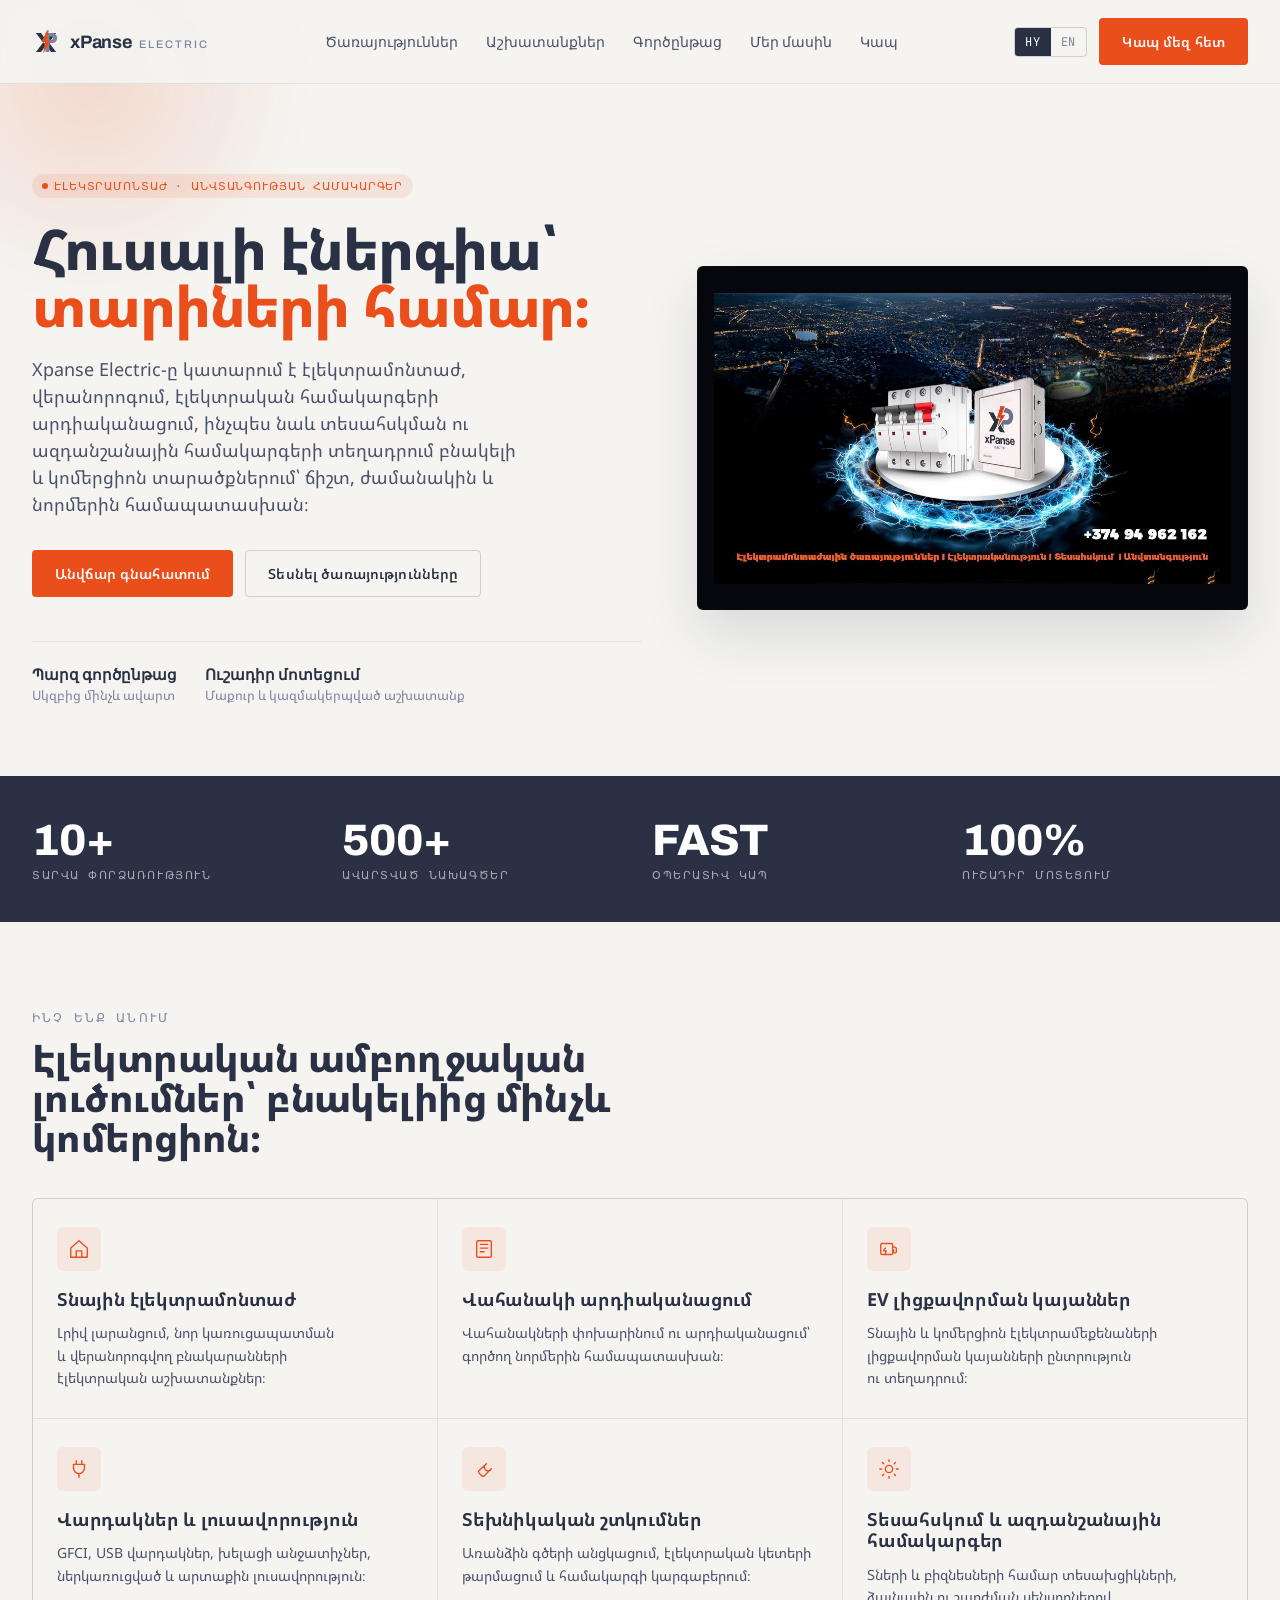
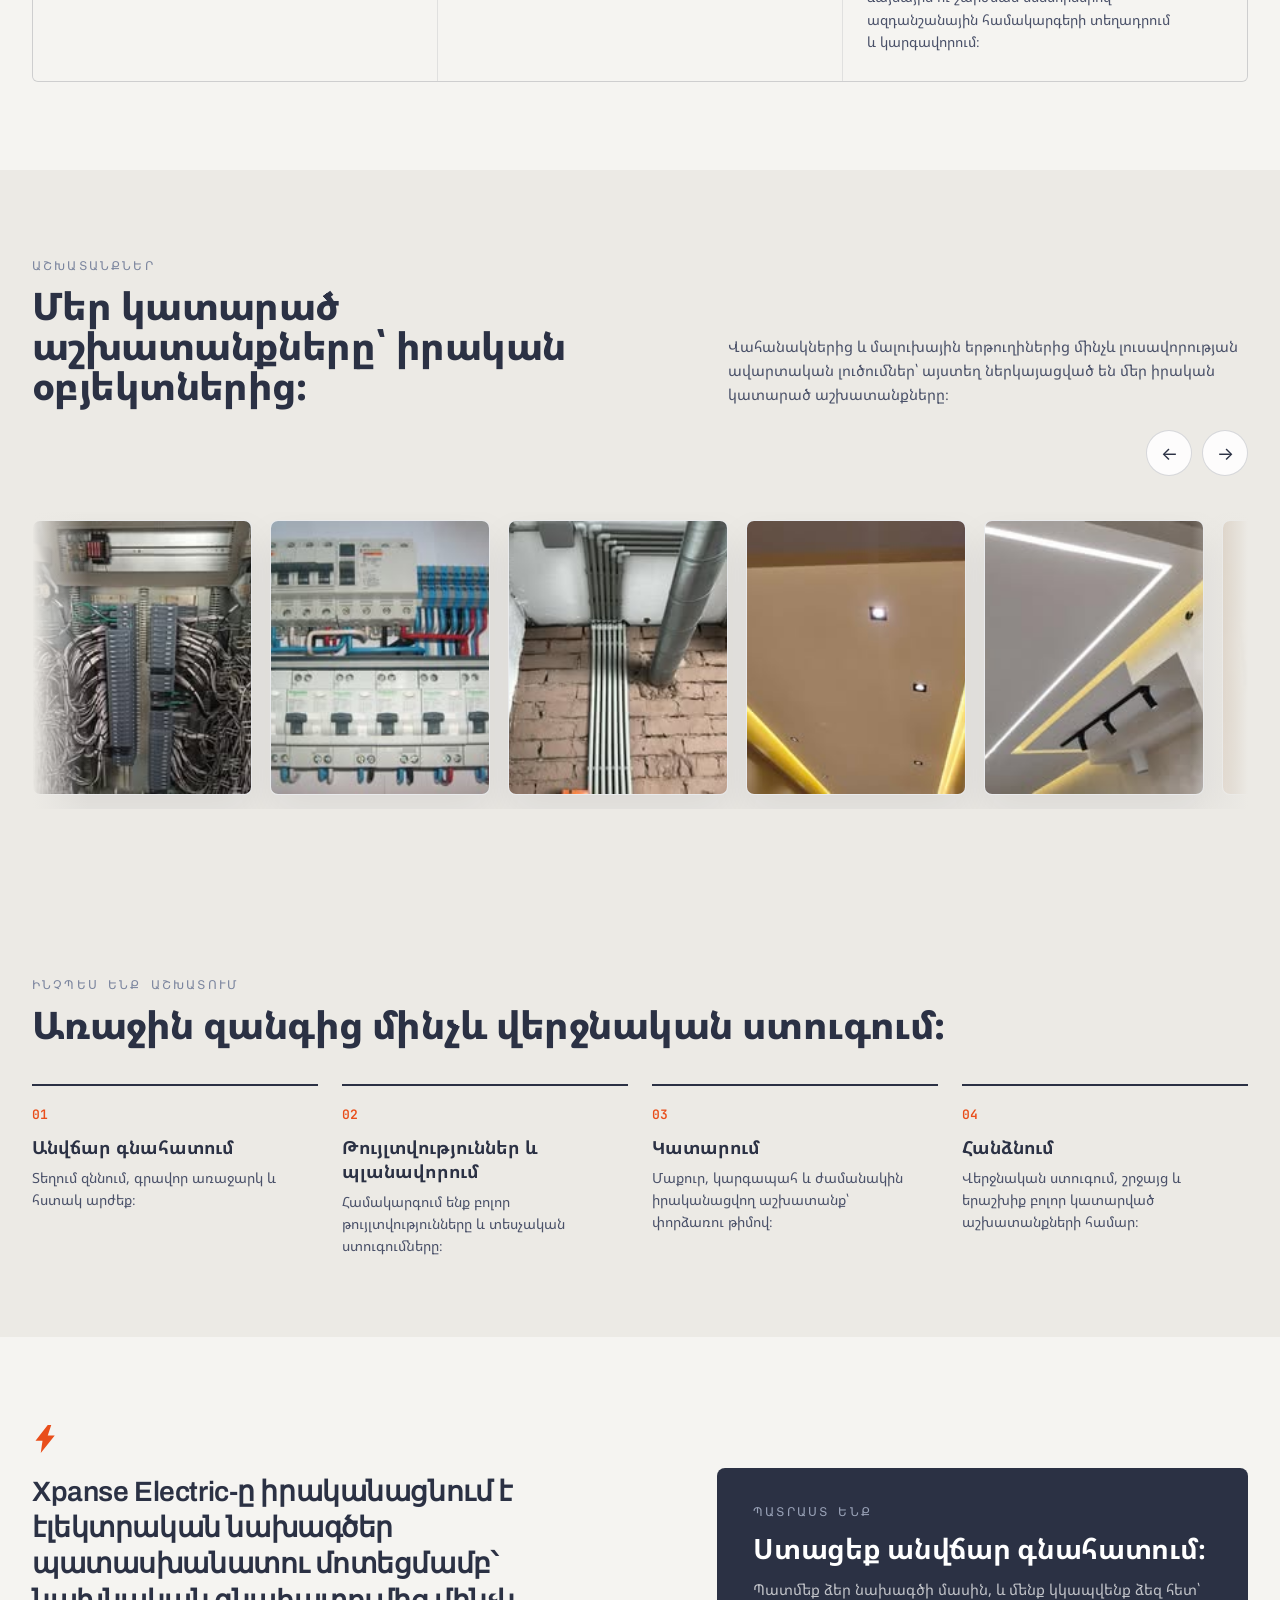
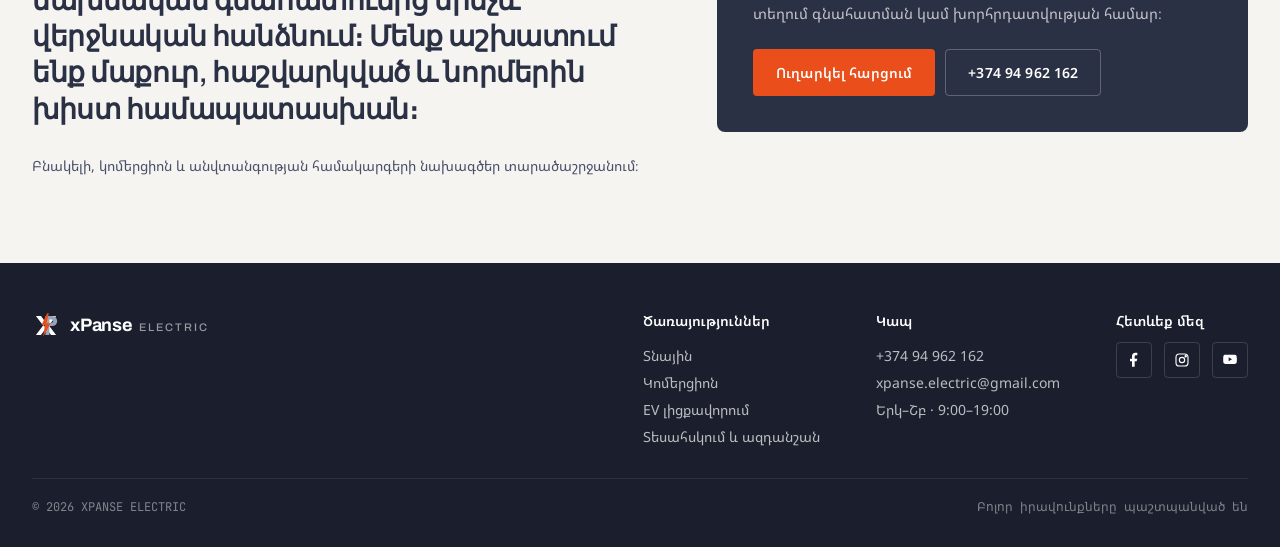
<file: docs/index.html>
<!doctype html>
<html lang="hy">
<head>
  <meta charset="utf-8"/>
  <title data-i18n data-hy="xPanse Electric — Էլեկտրամոնտաժային ծառայություններ" data-en="xPanse Electric — Electrical Installation Services">xPanse Electric — Էլեկտրամոնտաժային ծառայություններ</title>
  <meta name="viewport" content="width=device-width,initial-scale=1"/>
  <meta name="description" data-i18n data-hy="Xpanse Electric — էլեկտրամոնտաժային ծառայություններ բնակելի և կոմերցիոն տարածքների, EV լիցքավորման, տեսահսկման և ազդանշանային համակարգերի համար։" data-en="Xpanse Electric — electrical services for residential and commercial spaces, EV charging, CCTV, and alarm systems." content="Xpanse Electric — էլեկտրամոնտաժային ծառայություններ բնակելի և կոմերցիոն տարածքների, EV լիցքավորման, տեսահսկման և ազդանշանային համակարգերի համար։"/>
  <link rel="preconnect" href="https://fonts.googleapis.com"/>
  <link rel="preconnect" href="https://fonts.gstatic.com" crossorigin/>
  <link href="https://fonts.googleapis.com/css2?family=Archivo:wght@500;600;700;800&family=Inter:wght@400;500;600&family=JetBrains+Mono:wght@400;500;600&family=Noto+Sans+Armenian:wght@400;500;600;700;800&display=swap" rel="stylesheet"/>
  <link rel="icon" type="image/jpeg" href="assets/xpanse-logo.jpg"/>
  <link rel="stylesheet" href="styles.css"/>
</head>
<body data-lang="hy">

  <!-- ───── Header ───── -->
  <header class="site-header">
    <a class="xp-logo" href="#top">
      <svg viewBox="0 0 100 100" width="28" height="28" aria-hidden="true">
        <path d="M14 18 L32 18 L50 42 L41 54 L14 18 Z M68 18 L86 18 L59 54 L50 42 L68 18 Z M14 86 L32 86 L50 62 L41 50 L14 86 Z M50 62 L59 50 L86 86 L68 86 Z" fill="#2B3144"/>
        <path d="M55 18 L72 18 a18 18 0 0 1 0 36 L62 54 L62 86 L48 86 L48 18 Z M62 30 L62 42 L70 42 a6 6 0 0 0 0 -12 Z" fill="#7B859E"/>
        <path d="M54 8 L34 50 L46 50 L40 92 L66 44 L52 44 L60 8 Z" fill="#E94E1B"/>
      </svg>
      <span class="word">xPanse<em>Electric</em></span>
    </a>
    <nav>
      <a href="#services" data-i18n data-hy="Ծառայություններ" data-en="Services">Ծառայություններ</a>
      <a href="#work"     data-i18n data-hy="Աշխատանքներ" data-en="Our work">Աշխատանքներ</a>
      <a href="#process"  data-i18n data-hy="Գործընթաց" data-en="Process">Գործընթաց</a>
      <a href="#about"    data-i18n data-hy="Մեր մասին" data-en="About">Մեր մասին</a>
      <a href="#contact"  data-i18n data-hy="Կապ" data-en="Contact">Կապ</a>
    </nav>
    <div class="right">
      <div class="lang-switch">
        <button data-lang="hy" class="active">HY</button>
        <button data-lang="en">EN</button>
      </div>
      <a class="btn btn-primary" href="https://mail.google.com/mail/?view=cm&amp;fs=1&amp;tf=1&amp;to=xpanse.electric@gmail.com" target="_blank" rel="noopener" data-i18n data-hy="Կապ մեզ հետ" data-en="Contact us">Կապ մեզ հետ</a>
    </div>
  </header>

  <!-- ───── Hero ───── -->
  <section id="top" class="hero-section" style="padding: 88px 0 72px;">
    <div class="wrap hero-grid" style="display: grid; grid-template-columns: 1.05fr 0.95fr; gap: 56px; align-items: center;">
      <div>
        <span class="tag"><span class="dot"></span><span data-i18n data-hy="Էլեկտրամոնտաժ · Անվտանգության համակարգեր" data-en="Electrical · Security systems">Էլեկտրամոնտաժ · Անվտանգության համակարգեր</span></span>
        <h1 class="h1" style="margin-top: 22px;">
          <span data-i18n data-hy="Հուսալի էներգիա՝" data-en="Reliable power,">Հուսալի էներգիա՝</span><br/>
          <span style="color: var(--xp-orange);" data-i18n data-hy="տարիների համար։" data-en="built for years.">տարիների համար։</span>
        </h1>
        <p class="lead" style="margin-top: 22px; max-width: 560px;"
           data-i18n
           data-hy="Xpanse Electric-ը կատարում է էլեկտրամոնտաժ, վերանորոգում, էլեկտրական համակարգերի արդիականացում, ինչպես նաև տեսահսկման ու ազդանշանային համակարգերի տեղադրում բնակելի և կոմերցիոն տարածքներում՝ ճիշտ, ժամանակին և նորմերին համապատասխան։"
           data-en="Xpanse Electric provides electrical installation, repair, electrical-system upgrades, as well as CCTV and alarm-system installation for residential and commercial properties in the region — done right, on time, and to code.">
          Xpanse Electric-ը կատարում է էլեկտրամոնտաժ, վերանորոգում, էլեկտրական համակարգերի արդիականացում, ինչպես նաև տեսահսկման ու ազդանշանային համակարգերի տեղադրում բնակելի և կոմերցիոն տարածքներում՝ ճիշտ, ժամանակին և նորմերին համապատասխան։
        </p>
        <div class="hero-actions" style="display: flex; gap: 12px; margin-top: 32px; flex-wrap: wrap;">
          <a class="btn btn-primary" href="https://mail.google.com/mail/?view=cm&amp;fs=1&amp;tf=1&amp;to=xpanse.electric@gmail.com" target="_blank" rel="noopener" data-i18n data-hy="Անվճար գնահատում" data-en="Free estimate">Անվճար գնահատում</a>
          <a class="btn btn-ghost" href="#services" data-i18n data-hy="Տեսնել ծառայությունները" data-en="View services">Տեսնել ծառայությունները</a>
        </div>
        <div class="hero-trust" style="display: flex; gap: 28px; margin-top: 44px; padding-top: 24px; border-top: 1px solid var(--xp-line); flex-wrap: wrap;">
          <div class="hero-trust-item">
            <div style="font-family: var(--font-display); font-weight: 700; color: var(--xp-navy); font-size: 15px;" data-i18n data-hy="Պարզ գործընթաց" data-en="Clear process">Պարզ գործընթաց</div>
            <div style="font-size: 13px; color: var(--xp-ink-3); margin-top: 2px;" data-i18n data-hy="Սկզբից մինչև ավարտ" data-en="From start to finish">Սկզբից մինչև ավարտ</div>
          </div>
          <div class="hero-trust-item">
            <div style="font-family: var(--font-display); font-weight: 700; color: var(--xp-navy); font-size: 15px;" data-i18n data-hy="Ուշադիր մոտեցում" data-en="Careful approach">Ուշադիր մոտեցում</div>
            <div style="font-size: 13px; color: var(--xp-ink-3); margin-top: 2px;" data-i18n data-hy="Մաքուր և կազմակերպված աշխատանք" data-en="Clean and organized work">Մաքուր և կազմակերպված աշխատանք</div>
          </div>
        </div>
      </div>
      <div class="photo photo-real hero-photo" style="aspect-ratio: 16/10; min-height: 0;">
        <img src="assets/656528110_122211552524302077_1891440285694055477_n.jpg" alt="Xpanse Electric branded electrical equipment display"/>
      </div>
    </div>
  </section>

  <!-- ───── Stats band ───── -->
  <section class="stats-band" style="background: var(--xp-navy); color: #fff; padding: 40px 0;">
    <div class="wrap grid grid-4 stats-grid">
      <div>
        <div style="font-family: var(--font-display); font-size: 44px; font-weight: 800; letter-spacing: -0.02em;">10+</div>
        <div style="font-family: var(--font-mono); font-size: 11px; letter-spacing: 0.14em; text-transform: uppercase; color: rgba(255,255,255,0.6); margin-top: 4px;" data-i18n data-hy="Տարվա փորձառություն" data-en="Years in service">Տարվա փորձառություն</div>
      </div>
      <div>
        <div style="font-family: var(--font-display); font-size: 44px; font-weight: 800; letter-spacing: -0.02em;">500+</div>
        <div style="font-family: var(--font-mono); font-size: 11px; letter-spacing: 0.14em; text-transform: uppercase; color: rgba(255,255,255,0.6); margin-top: 4px;" data-i18n data-hy="Ավարտված նախագծեր" data-en="Projects completed">Ավարտված նախագծեր</div>
      </div>
      <div>
        <div style="font-family: var(--font-display); font-size: 44px; font-weight: 800; letter-spacing: -0.02em;">FAST</div>
        <div style="font-family: var(--font-mono); font-size: 11px; letter-spacing: 0.14em; text-transform: uppercase; color: rgba(255,255,255,0.6); margin-top: 4px;" data-i18n data-hy="Օպերատիվ կապ" data-en="Fast response">Օպերատիվ կապ</div>
      </div>
      <div>
        <div style="font-family: var(--font-display); font-size: 44px; font-weight: 800; letter-spacing: -0.02em;">100%</div>
        <div style="font-family: var(--font-mono); font-size: 11px; letter-spacing: 0.14em; text-transform: uppercase; color: rgba(255,255,255,0.6); margin-top: 4px;" data-i18n data-hy="Ուշադիր մոտեցում" data-en="Careful approach">Ուշադիր մոտեցում</div>
      </div>
    </div>
  </section>

  <!-- ───── Services ───── -->
  <section id="services" class="reveal-section" style="padding: 88px 0;">
    <div class="wrap">
      <div style="display: flex; justify-content: space-between; align-items: flex-end; margin-bottom: 40px; gap: 24px; flex-wrap: wrap;">
        <div>
          <div class="eyebrow" data-i18n data-hy="Ինչ ենք անում" data-en="What we do">Ինչ ենք անում</div>
          <h2 class="h2" style="margin-top: 12px; max-width: 580px;" data-i18n
              data-hy="Էլեկտրական ամբողջական լուծումներ՝ բնակելիից մինչև կոմերցիոն։"
              data-en="Complete electrical solutions, from residential to commercial.">
            Էլեկտրական ամբողջական լուծումներ՝ բնակելիից մինչև կոմերցիոն։
          </h2>
        </div>
      </div>
      <div class="grid grid-3 services-grid" style="gap: 1px; background: var(--xp-line); border: 1px solid var(--xp-line); border-radius: 6px; overflow: hidden;">
        <!-- service template repeats below -->
        <div class="service">
          <div class="ico"><svg viewBox="0 0 24 24" width="22" height="22" fill="none" stroke="currentColor" stroke-width="1.5" stroke-linecap="round" stroke-linejoin="round"><path d="M3 11 12 3 21 11 V21 H3 Z"/><path d="M9 21v-7h6v7"/></svg></div>
          <div>
            <h3 class="h3" style="font-size: 18px;" data-i18n data-hy="Տնային էլեկտրամոնտաժ" data-en="Residential electrical work">Տնային էլեկտրամոնտաժ</h3>
            <p class="body" style="margin-top: 6px; font-size: 14px;" data-i18n
               data-hy="Լրիվ լարանցում, նոր կառուցապատման և վերանորոգվող բնակարանների էլեկտրական աշխատանքներ։"
               data-en="Complete rewiring and electrical work for new builds and renovated homes.">
              Լրիվ լարանցում, նոր կառուցապատման և վերանորոգվող բնակարանների էլեկտրական աշխատանքներ։
            </p>
          </div>
        </div>
        <div class="service">
          <div class="ico"><svg viewBox="0 0 24 24" width="22" height="22" fill="none" stroke="currentColor" stroke-width="1.5" stroke-linecap="round" stroke-linejoin="round"><rect x="4" y="3" width="16" height="18" rx="1.5"/><path d="M8 7h8M8 11h8M8 15h4"/></svg></div>
          <div>
            <h3 class="h3" style="font-size: 18px;" data-i18n data-hy="Վահանակի արդիականացում" data-en="Panel modernization">Վահանակի արդիականացում</h3>
            <p class="body" style="margin-top: 6px; font-size: 14px;" data-i18n
               data-hy="Վահանակների փոխարինում ու արդիականացում՝ գործող նորմերին համապատասխան։"
               data-en="Panel replacement and modernization to current code.">
              Վահանակների փոխարինում ու արդիականացում՝ գործող նորմերին համապատասխան։
            </p>
          </div>
        </div>
        <div class="service">
          <div class="ico"><svg viewBox="0 0 24 24" width="22" height="22" fill="none" stroke="currentColor" stroke-width="1.5" stroke-linecap="round" stroke-linejoin="round"><rect x="3" y="6" width="13" height="12" rx="1.5"/><path d="M16 10h2a2 2 0 0 1 2 2v3a1.5 1.5 0 0 1-3 0V13"/><path d="M8 11l-2 3h3l-1 3"/></svg></div>
          <div>
            <h3 class="h3" style="font-size: 18px;" data-i18n data-hy="EV լիցքավորման կայաններ" data-en="EV charging stations">EV լիցքավորման կայաններ</h3>
            <p class="body" style="margin-top: 6px; font-size: 14px;" data-i18n
               data-hy="Տնային և կոմերցիոն էլեկտրամեքենաների լիցքավորման կայանների ընտրություն ու տեղադրում։"
               data-en="Selection and installation of home and commercial EV charging stations.">
              Տնային և կոմերցիոն էլեկտրամեքենաների լիցքավորման կայանների ընտրություն ու տեղադրում։
            </p>
          </div>
        </div>
        <div class="service">
          <div class="ico"><svg viewBox="0 0 24 24" width="22" height="22" fill="none" stroke="currentColor" stroke-width="1.5" stroke-linecap="round" stroke-linejoin="round"><path d="M9 3v4M15 3v4"/><path d="M6 7h12v4a6 6 0 0 1-12 0V7Z"/><path d="M12 17v4"/></svg></div>
          <div>
            <h3 class="h3" style="font-size: 18px;" data-i18n data-hy="Վարդակներ և լուսավորություն" data-en="Outlets & Lighting">Վարդակներ և լուսավորություն</h3>
            <p class="body" style="margin-top: 6px; font-size: 14px;" data-i18n
               data-hy="GFCI, USB վարդակներ, խելացի անջատիչներ, ներկառուցված և արտաքին լուսավորություն։"
               data-en="GFCI and USB outlets, smart switches, recessed and exterior lighting.">
              GFCI, USB վարդակներ, խելացի անջատիչներ, ներկառուցված և արտաքին լուսավորություն։
            </p>
          </div>
        </div>
        <div class="service">
          <div class="ico"><svg viewBox="0 0 24 24" width="22" height="22" fill="none" stroke="currentColor" stroke-width="1.5" stroke-linecap="round" stroke-linejoin="round"><path d="M14.7 6.3a4 4 0 1 0 5.3 5.3l-7.7 7.7a2 2 0 0 1-2.8 0l-2.8-2.8a2 2 0 0 1 0-2.8L14.7 6.3Z"/></svg></div>
          <div>
            <h3 class="h3" style="font-size: 18px;" data-i18n data-hy="Տեխնիկական շտկումներ" data-en="Technical adjustments">Տեխնիկական շտկումներ</h3>
            <p class="body" style="margin-top: 6px; font-size: 14px;" data-i18n
               data-hy="Առանձին գծերի անցկացում, էլեկտրական կետերի թարմացում և համակարգի կարգաբերում։"
               data-en="Dedicated circuit work, electrical-point updates, and system adjustments.">
              Առանձին գծերի անցկացում, էլեկտրական կետերի թարմացում և համակարգի կարգաբերում։
            </p>
          </div>
        </div>
        <div class="service">
          <div class="ico"><svg viewBox="0 0 24 24" width="22" height="22" fill="none" stroke="currentColor" stroke-width="1.5" stroke-linecap="round" stroke-linejoin="round"><circle cx="12" cy="12" r="4"/><path d="M12 2v2M12 20v2M2 12h2M20 12h2M4.9 4.9l1.4 1.4M17.7 17.7l1.4 1.4M4.9 19.1l1.4-1.4M17.7 6.3l1.4-1.4"/></svg></div>
          <div>
            <h3 class="h3" style="font-size: 18px;" data-i18n data-hy="Տեսահսկում և ազդանշանային համակարգեր" data-en="CCTV and alarm systems">Տեսահսկում և ազդանշանային համակարգեր</h3>
            <p class="body" style="margin-top: 6px; font-size: 14px;" data-i18n
               data-hy="Տների և բիզնեսների համար տեսախցիկների, ձայնային ու շարժման սենսորներով ազդանշանային համակարգերի տեղադրում և կարգավորում։"
               data-en="Installation and setup of cameras and alarm systems with audible and motion sensors for homes and businesses.">
              Տների և բիզնեսների համար տեսախցիկների, ձայնային ու շարժման սենսորներով ազդանշանային համակարգերի տեղադրում և կարգավորում։
            </p>
          </div>
        </div>
      </div>
    </div>
    <style>
      .service { background: var(--xp-bg); padding: 28px 24px; min-height: 200px; display: flex; flex-direction: column; justify-content: flex-start; gap: 18px; }
      .service .ico { width: 44px; height: 44px; border-radius: 6px; background: rgba(233,78,27,0.08); color: var(--xp-orange); display: flex; align-items: center; justify-content: center; flex: 0 0 auto; }
      .service > div:last-child { display: grid; align-content: start; gap: 6px; }
    </style>
  </section>

  <!-- ───── Work gallery ───── -->
  <section id="work" class="work-band reveal-section">
    <div class="wrap">
      <div class="work-head">
        <div>
          <div class="eyebrow" data-i18n data-hy="Աշխատանքներ" data-en="Our work">Աշխատանքներ</div>
          <h2 class="h2" style="margin-top: 12px; max-width: 620px;" data-i18n
              data-hy="Մեր կատարած աշխատանքները՝ իրական օբյեկտներից։"
              data-en="Our completed work from real projects.">
            Մեր կատարած աշխատանքները՝ իրական օբյեկտներից։
          </h2>
        </div>
        <p class="body work-intro" data-i18n
           data-hy="Վահանակներից և մալուխային երթուղիներից մինչև լուսավորության ավարտական լուծումներ՝ այստեղ ներկայացված են մեր իրական կատարած աշխատանքները։"
           data-en="From panels and cable routing to finished lighting solutions, these are examples of our real completed jobs.">
          Վահանակներից և մալուխային երթուղիներից մինչև լուսավորության ավարտական լուծումներ՝ այստեղ ներկայացված են մեր իրական կատարած աշխատանքները։
        </p>
        <div class="work-controls" aria-label="Gallery controls">
          <button class="work-nav" type="button" data-carousel-target="work-carousel" data-direction="prev" aria-label="Previous work">
            <span aria-hidden="true">←</span>
          </button>
          <button class="work-nav" type="button" data-carousel-target="work-carousel" data-direction="next" aria-label="Next work">
            <span aria-hidden="true">→</span>
          </button>
        </div>
      </div>

      <div class="work-carousel-wrap">
      <div class="work-carousel" id="work-carousel">
        <figure class="work-card">
          <img src="assets/466375578_122153860406302077_4704631936473012818_n.jpg" alt="Էլեկտրական վահանակի և մալուխների կազմակերպված մոնտաժ"/>
        </figure>
        <figure class="work-card">
          <img src="assets/481481667_122168365328302077_2277899933992905230_n.jpg" alt="Ավտոմատների և պաշտպանիչ սարքերի միացված բլոկ"/>
        </figure>
        <figure class="work-card">
          <img src="assets/492367266_122175460022302077_4428453331317133575_n.jpg" alt="Պատի երկայնքով անցկացված մալուխային ուղիներ"/>
        </figure>
        <figure class="work-card">
          <img src="assets/548798529_122193568364302077_2290400896664040819_n.jpg" alt="Ներքին լուսավորության տեղադրված առաստաղային լուծում"/>
        </figure>
        <figure class="work-card">
          <img src="assets/657754049_122212152704302077_2415205767821427561_n.jpg" alt="Ժամանակակից գծային և կետային լուսավորության ավարտված աշխատանք"/>
        </figure>
        <figure class="work-card">
          <img src="assets/466379585_122153861072302077_3768132635953698404_n.jpg" alt="Մուտքի վերահսկման կամ էլեկտրական փականի տեղադրված համակարգ"/>
        </figure>
        <figure class="work-card">
          <img src="assets/481914212_122167593524302077_6676240279581475361_n.jpg" alt="Դրսի տարածքում անցկացված էլեկտրական կամ թույլ հոսանքի երթուղի"/>
        </figure>
        <figure class="work-card">
          <img src="assets/564742696_122196370088302077_1560850566438585366_n.jpg" alt="Կազմակերպված և մակնշված ավտոմատներով էլեկտրական վահանակ"/>
        </figure>
      </div>
      </div>
    </div>
  </section>

  <!-- ───── Process ───── -->
  <section id="process" class="reveal-section" style="background: var(--xp-bg-2); padding: 80px 0;">
    <div class="wrap">
      <div class="eyebrow" data-i18n data-hy="Ինչպես ենք աշխատում" data-en="How we work">Ինչպես ենք աշխատում</div>
      <h2 class="h2" style="margin-top: 12px; margin-bottom: 40px;" data-i18n
          data-hy="Առաջին զանգից մինչև վերջնական ստուգում։"
          data-en="From first call to final inspection.">
        Առաջին զանգից մինչև վերջնական ստուգում։
      </h2>
      <div class="grid grid-4 process-grid">
        <div class="step">
          <div class="n">01</div>
          <div class="t" data-i18n data-hy="Անվճար գնահատում" data-en="Free estimate">Անվճար գնահատում</div>
          <div class="d" data-i18n data-hy="Տեղում զննում, գրավոր առաջարկ և հստակ արժեք։" data-en="On-site inspection, a written proposal, and clear pricing.">Տեղում զննում, գրավոր առաջարկ և հստակ արժեք։</div>
        </div>
        <div class="step">
          <div class="n">02</div>
          <div class="t" data-i18n data-hy="Թույլտվություններ և պլանավորում" data-en="Permits and planning">Թույլտվություններ և պլանավորում</div>
          <div class="d" data-i18n data-hy="Համակարգում ենք բոլոր թույլտվությունները և տեսչական ստուգումները։" data-en="We coordinate all permits and inspections.">Համակարգում ենք բոլոր թույլտվությունները և տեսչական ստուգումները։</div>
        </div>
        <div class="step">
          <div class="n">03</div>
          <div class="t" data-i18n data-hy="Կատարում" data-en="Execution">Կատարում</div>
          <div class="d" data-i18n data-hy="Մաքուր, կարգապահ և ժամանակին իրականացվող աշխատանք՝ փորձառու թիմով։" data-en="Clean, organized, and on-time work by an experienced team.">Մաքուր, կարգապահ և ժամանակին իրականացվող աշխատանք՝ փորձառու թիմով։</div>
        </div>
        <div class="step">
          <div class="n">04</div>
          <div class="t" data-i18n data-hy="Հանձնում" data-en="Sign-off">Հանձնում</div>
          <div class="d" data-i18n data-hy="Վերջնական ստուգում, շրջայց և երաշխիք բոլոր կատարված աշխատանքների համար։" data-en="Final inspection, walkthrough, and warranty for all completed work.">Վերջնական ստուգում, շրջայց և երաշխիք բոլոր կատարված աշխատանքների համար։</div>
        </div>
      </div>
    </div>
    <style>
      .step { padding-top: 20px; border-top: 2px solid var(--xp-navy); }
      .step .n { font-family: var(--font-mono); color: var(--xp-orange); font-size: 13px; font-weight: 600; }
      .step .t { font-family: var(--font-display); font-weight: 700; font-size: 18px; color: var(--xp-navy); margin-top: 12px; }
      body[data-lang="hy"] .step .t { font-family: var(--font-arm-display); }
      .step .d { font-size: 14px; color: var(--xp-ink-2); margin-top: 8px; line-height: 1.55; }
    </style>
  </section>

  <!-- ───── About / CTA combined ───── -->
  <section id="about" class="reveal-section" style="padding: 88px 0;">
    <div class="wrap about-grid" style="display: grid; grid-template-columns: 1.2fr 1fr; gap: 48px; align-items: center;">
      <div>
        <svg width="28" height="28" viewBox="0 0 12 16" aria-hidden="true"><path d="M7 0 L0 9 L4 9 L3 16 L11 6 L7 6 L9 0 Z" fill="#E94E1B"/></svg>
        <p class="about-quote" style="font-family: var(--font-display); font-weight: 600; font-size: 28px; line-height: 1.3; color: var(--xp-navy); letter-spacing: -0.015em; margin-top: 16px;"
           data-i18n
           data-hy="Xpanse Electric-ը իրականացնում է էլեկտրական նախագծեր պատասխանատու մոտեցմամբ՝ նախնական գնահատումից մինչև վերջնական հանձնում։ Մենք աշխատում ենք մաքուր, հաշվարկված և նորմերին խիստ համապատասխան։"
           data-en="Xpanse Electric handles electrical projects with a responsible process, from the initial estimate to the final handoff. We work cleanly, methodically, and in strict compliance with code.">
          Xpanse Electric-ը իրականացնում է էլեկտրական նախագծեր պատասխանատու մոտեցմամբ՝ նախնական գնահատումից մինչև վերջնական հանձնում։ Մենք աշխատում ենք մաքուր, հաշվարկված և նորմերին խիստ համապատասխան։
        </p>
        <div style="margin-top: 24px; font-size: 14px; color: var(--xp-ink-2);" data-i18n data-hy="Բնակելի, կոմերցիոն և անվտանգության համակարգերի նախագծեր տարածաշրջանում։" data-en="Residential, commercial, and security-system projects in the region.">
          Բնակելի, կոմերցիոն և անվտանգության համակարգերի նախագծեր տարածաշրջանում։
        </div>
      </div>
      <div id="contact" class="contact-card" style="background: var(--xp-navy); color: #fff; padding: 36px; border-radius: 8px;">
        <div class="eyebrow" style="color: var(--xp-slate-2);" data-i18n data-hy="Պատրաստ ենք" data-en="We're ready">Պատրաստ ենք</div>
        <h3 class="h3" style="color: #fff; font-size: 28px; margin-top: 12px;" data-i18n
            data-hy="Ստացեք անվճար գնահատում։"
            data-en="Get a free estimate.">
          Ստացեք անվճար գնահատում։
        </h3>
        <p class="body" style="color: rgba(255,255,255,0.7); margin-top: 12px;" data-i18n
           data-hy="Պատմեք ձեր նախագծի մասին, և մենք կկապվենք ձեզ հետ՝ տեղում գնահատման կամ խորհրդատվության համար։"
           data-en="Tell us about your project, and we'll get in touch to arrange an on-site estimate or consultation.">
          Պատմեք ձեր նախագծի մասին, և մենք կկապվենք ձեզ հետ՝ տեղում գնահատման կամ խորհրդատվության համար։
        </p>
        <div class="contact-actions" style="display: flex; gap: 10px; margin-top: 24px; flex-wrap: wrap;">
          <a class="btn btn-primary" href="https://mail.google.com/mail/?view=cm&amp;fs=1&amp;tf=1&amp;to=xpanse.electric@gmail.com" target="_blank" rel="noopener" data-i18n data-hy="Ուղարկել հարցում" data-en="Send inquiry">Ուղարկել հարցում</a>
          <a class="btn btn-on-dark" href="tel:+37494962162">+374 94 962 162</a>
        </div>
      </div>
    </div>
  </section>

  <!-- ───── Footer ───── -->
  <footer class="site-footer reveal-section">
    <div class="wrap">
      <div class="top">
        <a class="xp-logo dark" href="#top">
          <svg viewBox="0 0 100 100" width="28" height="28" aria-hidden="true">
            <path d="M14 18 L32 18 L50 42 L41 54 L14 18 Z M68 18 L86 18 L59 54 L50 42 L68 18 Z M14 86 L32 86 L50 62 L41 50 L14 86 Z M50 62 L59 50 L86 86 L68 86 Z" fill="#fff"/>
            <path d="M55 18 L72 18 a18 18 0 0 1 0 36 L62 54 L62 86 L48 86 L48 18 Z M62 30 L62 42 L70 42 a6 6 0 0 0 0 -12 Z" fill="#9AA3B8"/>
            <path d="M54 8 L34 50 L46 50 L40 92 L66 44 L52 44 L60 8 Z" fill="#E94E1B"/>
          </svg>
          <span class="word">xPanse<em>Electric</em></span>
        </a>
        <div style="display: flex; gap: 56px; flex-wrap: wrap;">
          <div class="col">
            <div class="col-title" data-i18n data-hy="Ծառայություններ" data-en="Services">Ծառայություններ</div>
            <a href="#services" data-i18n data-hy="Տնային" data-en="Residential">Տնային</a>
            <a href="#services" data-i18n data-hy="Կոմերցիոն" data-en="Commercial">Կոմերցիոն</a>
            <a href="#services" data-i18n data-hy="EV լիցքավորում" data-en="EV charging">EV լիցքավորում</a>
            <a href="#services" data-i18n data-hy="Տեսահսկում և ազդանշան" data-en="CCTV and alarms">Տեսահսկում և ազդանշան</a>
          </div>
          <div class="col">
            <div class="col-title" data-i18n data-hy="Կապ" data-en="Contact">Կապ</div>
            <a href="tel:+37494962162">+374 94 962 162</a>
            <a href="https://mail.google.com/mail/?view=cm&amp;fs=1&amp;tf=1&amp;to=xpanse.electric@gmail.com" target="_blank" rel="noopener">xpanse.electric@gmail.com</a>
            <a href="#" data-i18n data-hy="Երկ–Շբ · 9:00–19:00" data-en="Mon–Sat · 9a–7p">Երկ–Շբ · 9:00–19:00</a>
          </div>
          <div class="col">
            <div class="col-title" data-i18n data-hy="Հետևեք մեզ" data-en="Follow us">Հետևեք մեզ</div>
            <div class="socials" style="margin-top: 4px;">
              <a href="https://www.facebook.com/people/Xpanse-Electric/61559062323251/" target="_blank" rel="noopener" aria-label="Facebook">
                <svg width="16" height="16" viewBox="0 0 24 24" fill="#fff"><path d="M13 22v-8h3l1-4h-4V7c0-1 .5-2 2-2h2V1h-3c-3 0-5 2-5 5v4H6v4h3v8h4z"/></svg>
              </a>
              <a href="https://www.instagram.com/xpanse.electric" target="_blank" rel="noopener" aria-label="Instagram">
                <svg width="16" height="16" viewBox="0 0 24 24" fill="none" stroke="#fff" stroke-width="1.7"><rect x="3" y="3" width="18" height="18" rx="5"/><circle cx="12" cy="12" r="4"/><circle cx="17.5" cy="6.5" r="1" fill="#fff"/></svg>
              </a>
              <a href="https://www.youtube.com/@xpanseelectric" target="_blank" rel="noopener" aria-label="YouTube">
                <svg width="16" height="16" viewBox="0 0 24 24" fill="#fff"><path d="M22 7s-.2-1.4-.8-2c-.8-.8-1.7-.8-2.1-.9C16 4 12 4 12 4s-4 0-7.1.1c-.4.1-1.3.1-2.1.9C2.2 5.6 2 7 2 7S1.8 8.6 1.8 10.2v1.6C1.8 13.4 2 15 2 15s.2 1.4.8 2c.8.8 1.8.8 2.3.9 1.7.2 7 .1 7 .1s4 0 7.1-.1c.4-.1 1.3-.1 2.1-.9.6-.6.8-2 .8-2s.2-1.6.2-3.2v-1.6C22.2 8.6 22 7 22 7zM10 14V8l5 3-5 3z"/></svg>
              </a>
            </div>
          </div>
        </div>
      </div>
      <div class="bottom">
        <span>© 2026 XPANSE ELECTRIC</span>
        <span data-i18n data-hy="Բոլոր իրավունքները պաշտպանված են" data-en="All rights reserved">Բոլոր իրավունքները պաշտպանված են</span>
      </div>
    </div>
  </footer>

  <script src="i18n.js"></script>
</body>
</html>
</file>
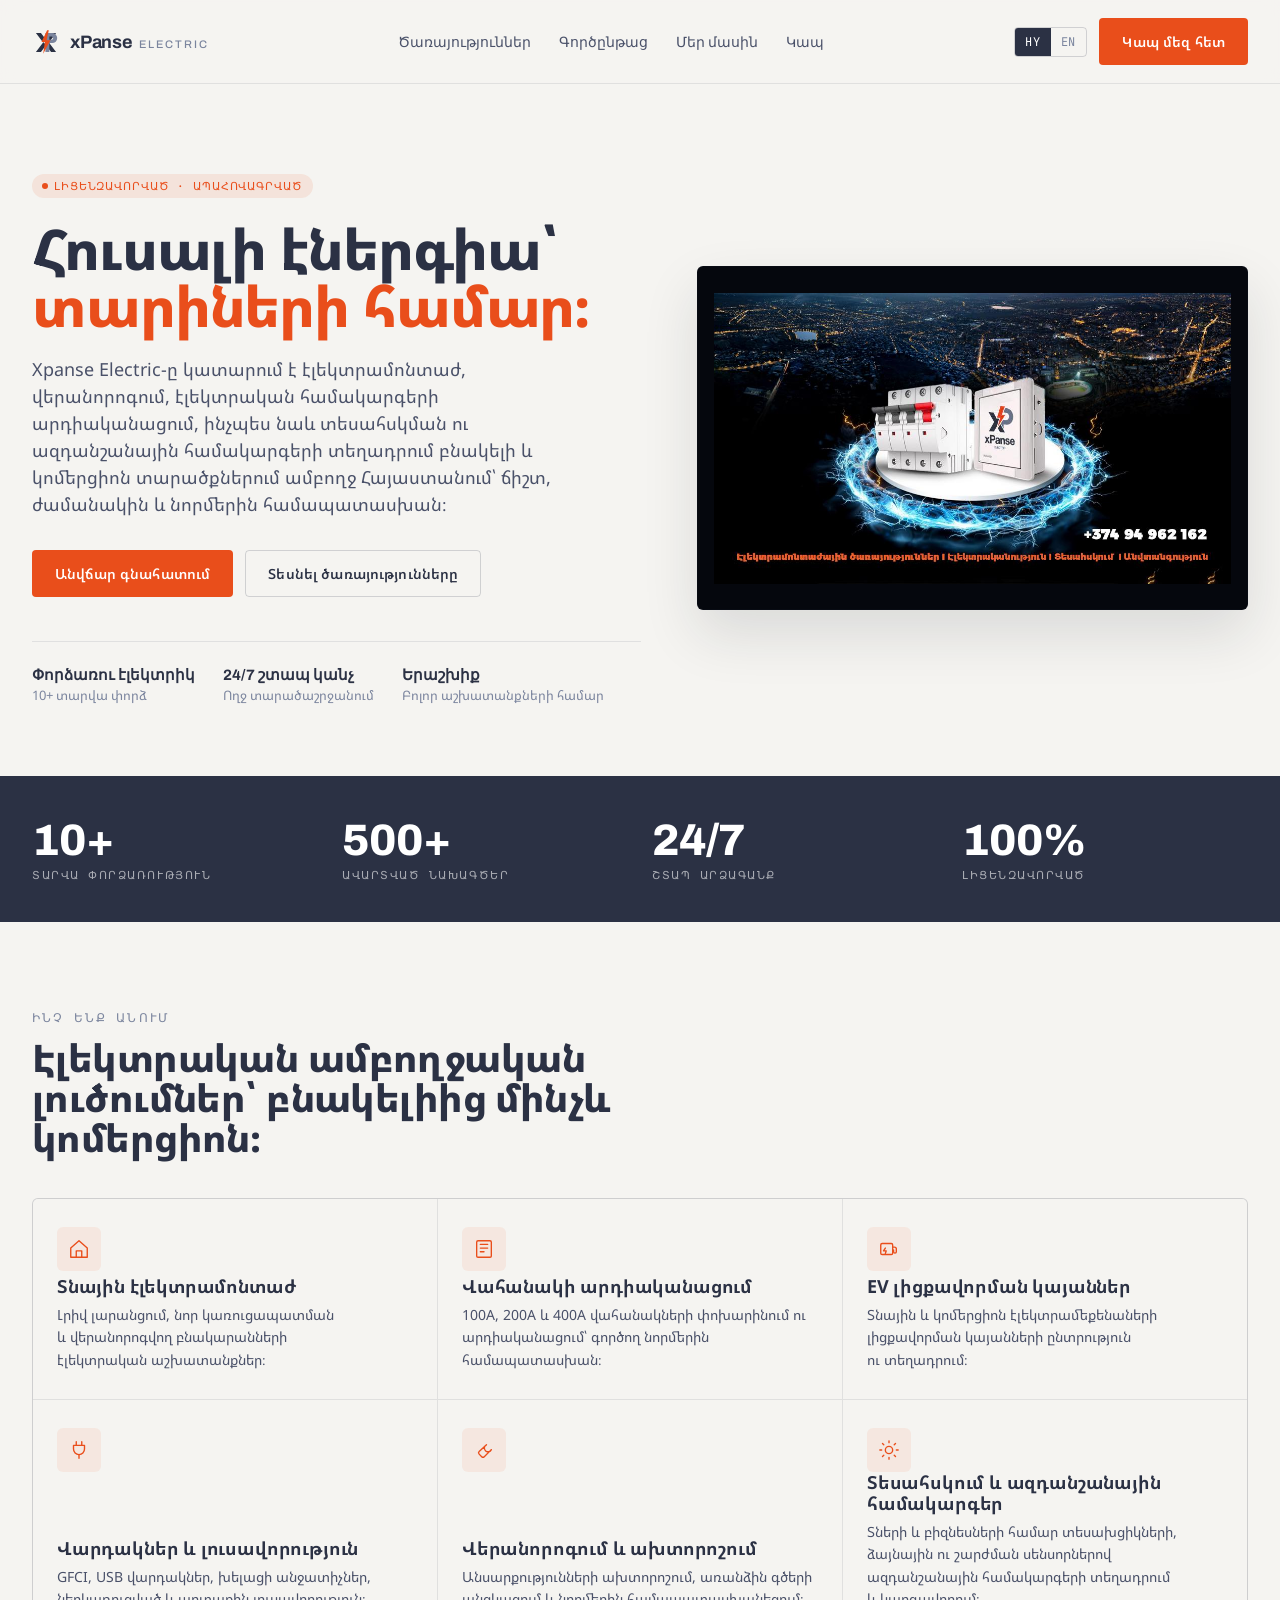
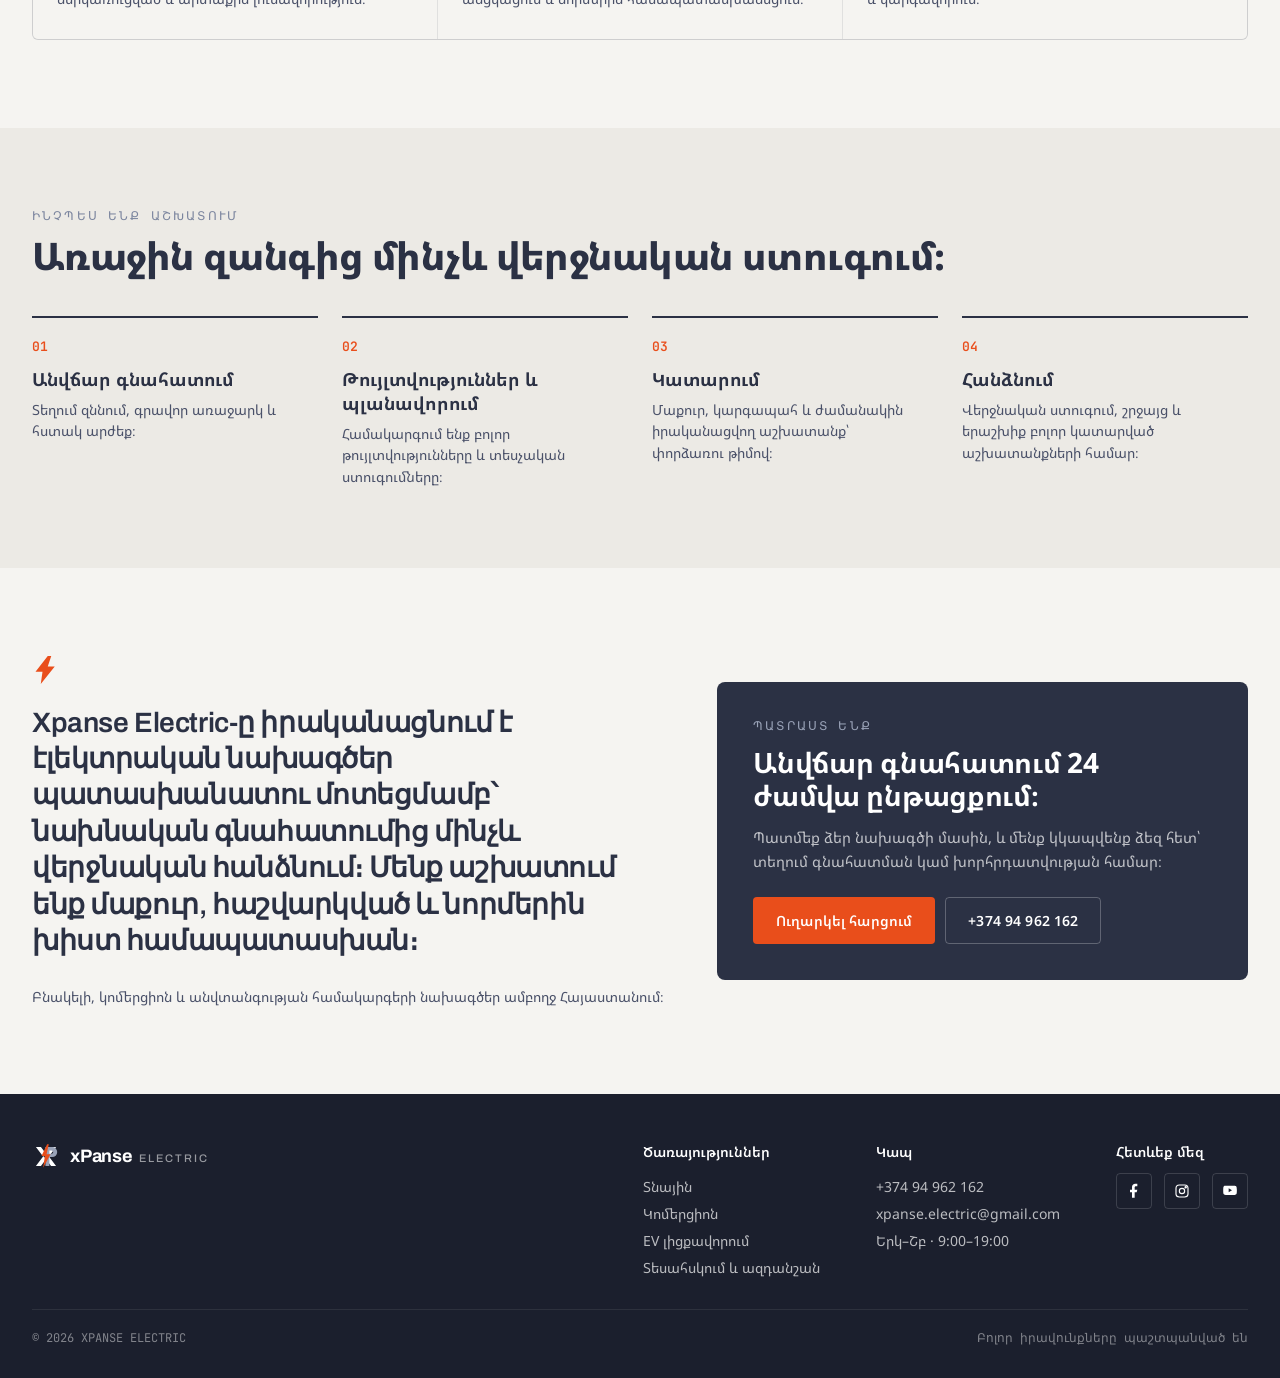
<file: site/index.html>
<!doctype html>
<html lang="hy">
<head>
  <meta charset="utf-8"/>
  <title data-i18n data-hy="xPanse Electric — Էլեկտրամոնտաժային ծառայություններ" data-en="xPanse Electric — Electrical Installation Services">xPanse Electric — Էլեկտրամոնտաժային ծառայություններ</title>
  <meta name="viewport" content="width=device-width,initial-scale=1"/>
  <meta name="description" data-i18n data-hy="Xpanse Electric — լիցենզավորված էլեկտրական կապալառու։ Բնակելի, կոմերցիոն, EV լիցքավորման, տեսահսկման և ազդանշանային լուծումներ։" data-en="Xpanse Electric — a licensed electrical contractor offering residential, commercial, EV charging, CCTV, and alarm-system solutions." content="Xpanse Electric — լիցենզավորված էլեկտրական կապալառու։ Բնակելի, կոմերցիոն, EV լիցքավորման, տեսահսկման և ազդանշանային լուծումներ։"/>
  <link rel="preconnect" href="https://fonts.googleapis.com"/>
  <link rel="preconnect" href="https://fonts.gstatic.com" crossorigin/>
  <link href="https://fonts.googleapis.com/css2?family=Archivo:wght@500;600;700;800&family=Inter:wght@400;500;600&family=JetBrains+Mono:wght@400;500;600&family=Noto+Sans+Armenian:wght@400;500;600;700;800&display=swap" rel="stylesheet"/>
  <link rel="icon" type="image/jpeg" href="assets/xpanse-logo.jpg"/>
  <link rel="stylesheet" href="styles.css"/>
</head>
<body data-lang="hy">

  <!-- ───── Header ───── -->
  <header class="site-header">
    <a class="xp-logo" href="#top">
      <svg viewBox="0 0 100 100" width="28" height="28" aria-hidden="true">
        <path d="M14 18 L32 18 L50 42 L41 54 L14 18 Z M68 18 L86 18 L59 54 L50 42 L68 18 Z M14 86 L32 86 L50 62 L41 50 L14 86 Z M50 62 L59 50 L86 86 L68 86 Z" fill="#2B3144"/>
        <path d="M55 18 L72 18 a18 18 0 0 1 0 36 L62 54 L62 86 L48 86 L48 18 Z M62 30 L62 42 L70 42 a6 6 0 0 0 0 -12 Z" fill="#7B859E"/>
        <path d="M54 8 L34 50 L46 50 L40 92 L66 44 L52 44 L60 8 Z" fill="#E94E1B"/>
      </svg>
      <span class="word">xPanse<em>Electric</em></span>
    </a>
    <nav>
      <a href="#services" data-i18n data-hy="Ծառայություններ" data-en="Services">Ծառայություններ</a>
      <a href="#process"  data-i18n data-hy="Գործընթաց" data-en="Process">Գործընթաց</a>
      <a href="#about"    data-i18n data-hy="Մեր մասին" data-en="About">Մեր մասին</a>
      <a href="#contact"  data-i18n data-hy="Կապ" data-en="Contact">Կապ</a>
    </nav>
    <div class="right">
      <div class="lang-switch">
        <button data-lang="hy" class="active">HY</button>
        <button data-lang="en">EN</button>
      </div>
      <a class="btn btn-primary" href="https://mail.google.com/mail/?view=cm&amp;fs=1&amp;tf=1&amp;to=xpanse.electric@gmail.com" target="_blank" rel="noopener" data-i18n data-hy="Կապ մեզ հետ" data-en="Contact us">Կապ մեզ հետ</a>
    </div>
  </header>

  <!-- ───── Hero ───── -->
  <section id="top" style="padding: 88px 0 72px;">
    <div class="wrap" style="display: grid; grid-template-columns: 1.05fr 0.95fr; gap: 56px; align-items: center;">
      <div>
        <span class="tag"><span class="dot"></span><span data-i18n data-hy="Լիցենզավորված · Ապահովագրված" data-en="Licensed · Insured">Լիցենզավորված · Ապահովագրված</span></span>
        <h1 class="h1" style="margin-top: 22px;">
          <span data-i18n data-hy="Հուսալի էներգիա՝" data-en="Reliable power,">Հուսալի էներգիա՝</span><br/>
          <span style="color: var(--xp-orange);" data-i18n data-hy="տարիների համար։" data-en="built for years.">տարիների համար։</span>
        </h1>
        <p class="lead" style="margin-top: 22px; max-width: 560px;"
           data-i18n
           data-hy="Xpanse Electric-ը կատարում է էլեկտրամոնտաժ, վերանորոգում, էլեկտրական համակարգերի արդիականացում, ինչպես նաև տեսահսկման ու ազդանշանային համակարգերի տեղադրում բնակելի և կոմերցիոն տարածքներում ամբողջ Հայաստանում՝ ճիշտ, ժամանակին և նորմերին համապատասխան։"
           data-en="Xpanse Electric provides electrical installation, repair, electrical-system upgrades, as well as CCTV and alarm-system installation for residential and commercial properties across Armenia — done right, on time, and to code.">
          Xpanse Electric-ը կատարում է էլեկտրամոնտաժ, վերանորոգում, էլեկտրական համակարգերի արդիականացում, ինչպես նաև տեսահսկման ու ազդանշանային համակարգերի տեղադրում բնակելի և կոմերցիոն տարածքներում ամբողջ Հայաստանում՝ ճիշտ, ժամանակին և նորմերին համապատասխան։
        </p>
        <div style="display: flex; gap: 12px; margin-top: 32px; flex-wrap: wrap;">
          <a class="btn btn-primary" href="https://mail.google.com/mail/?view=cm&amp;fs=1&amp;tf=1&amp;to=xpanse.electric@gmail.com" target="_blank" rel="noopener" data-i18n data-hy="Անվճար գնահատում" data-en="Free estimate">Անվճար գնահատում</a>
          <a class="btn btn-ghost" href="#services" data-i18n data-hy="Տեսնել ծառայությունները" data-en="View services">Տեսնել ծառայությունները</a>
        </div>
        <div style="display: flex; gap: 28px; margin-top: 44px; padding-top: 24px; border-top: 1px solid var(--xp-line); flex-wrap: wrap;">
          <div>
            <div style="font-family: var(--font-display); font-weight: 700; color: var(--xp-navy); font-size: 15px;" data-i18n data-hy="Փորձառու էլեկտրիկ" data-en="Experienced electrician">Փորձառու էլեկտրիկ</div>
            <div style="font-size: 13px; color: var(--xp-ink-3); margin-top: 2px;" data-i18n data-hy="10+ տարվա փորձ" data-en="10+ years experience">10+ տարվա փորձ</div>
          </div>
          <div>
            <div style="font-family: var(--font-display); font-weight: 700; color: var(--xp-navy); font-size: 15px;" data-i18n data-hy="24/7 շտապ կանչ" data-en="24/7 emergency call-out">24/7 շտապ կանչ</div>
            <div style="font-size: 13px; color: var(--xp-ink-3); margin-top: 2px;" data-i18n data-hy="Ողջ տարածաշրջանում" data-en="Across the region">Ողջ տարածաշրջանում</div>
          </div>
          <div>
            <div style="font-family: var(--font-display); font-weight: 700; color: var(--xp-navy); font-size: 15px;" data-i18n data-hy="Երաշխիք" data-en="Warranty">Երաշխիք</div>
            <div style="font-size: 13px; color: var(--xp-ink-3); margin-top: 2px;" data-i18n data-hy="Բոլոր աշխատանքների համար" data-en="For all completed work">Բոլոր աշխատանքների համար</div>
          </div>
        </div>
      </div>
      <div class="photo photo-real hero-photo" style="aspect-ratio: 16/10; min-height: 0;">
        <img src="assets/656528110_122211552524302077_1891440285694055477_n.jpg" alt="Xpanse Electric branded electrical equipment display"/>
      </div>
    </div>
  </section>

  <!-- ───── Stats band ───── -->
  <section style="background: var(--xp-navy); color: #fff; padding: 40px 0;">
    <div class="wrap grid grid-4">
      <div>
        <div style="font-family: var(--font-display); font-size: 44px; font-weight: 800; letter-spacing: -0.02em;">10+</div>
        <div style="font-family: var(--font-mono); font-size: 11px; letter-spacing: 0.14em; text-transform: uppercase; color: rgba(255,255,255,0.6); margin-top: 4px;" data-i18n data-hy="Տարվա փորձառություն" data-en="Years in service">Տարվա փորձառություն</div>
      </div>
      <div>
        <div style="font-family: var(--font-display); font-size: 44px; font-weight: 800; letter-spacing: -0.02em;">500+</div>
        <div style="font-family: var(--font-mono); font-size: 11px; letter-spacing: 0.14em; text-transform: uppercase; color: rgba(255,255,255,0.6); margin-top: 4px;" data-i18n data-hy="Ավարտված նախագծեր" data-en="Projects completed">Ավարտված նախագծեր</div>
      </div>
      <div>
        <div style="font-family: var(--font-display); font-size: 44px; font-weight: 800; letter-spacing: -0.02em;">24/7</div>
        <div style="font-family: var(--font-mono); font-size: 11px; letter-spacing: 0.14em; text-transform: uppercase; color: rgba(255,255,255,0.6); margin-top: 4px;" data-i18n data-hy="Շտապ արձագանք" data-en="Emergency response">Շտապ արձագանք</div>
      </div>
      <div>
        <div style="font-family: var(--font-display); font-size: 44px; font-weight: 800; letter-spacing: -0.02em;">100%</div>
        <div style="font-family: var(--font-mono); font-size: 11px; letter-spacing: 0.14em; text-transform: uppercase; color: rgba(255,255,255,0.6); margin-top: 4px;" data-i18n data-hy="Լիցենզավորված" data-en="Licensed & insured">Լիցենզավորված</div>
      </div>
    </div>
  </section>

  <!-- ───── Services ───── -->
  <section id="services" style="padding: 88px 0;">
    <div class="wrap">
      <div style="display: flex; justify-content: space-between; align-items: flex-end; margin-bottom: 40px; gap: 24px; flex-wrap: wrap;">
        <div>
          <div class="eyebrow" data-i18n data-hy="Ինչ ենք անում" data-en="What we do">Ինչ ենք անում</div>
          <h2 class="h2" style="margin-top: 12px; max-width: 580px;" data-i18n
              data-hy="Էլեկտրական ամբողջական լուծումներ՝ բնակելիից մինչև կոմերցիոն։"
              data-en="Complete electrical solutions, from residential to commercial.">
            Էլեկտրական ամբողջական լուծումներ՝ բնակելիից մինչև կոմերցիոն։
          </h2>
        </div>
      </div>
      <div class="grid grid-3" style="gap: 1px; background: var(--xp-line); border: 1px solid var(--xp-line); border-radius: 6px; overflow: hidden;">
        <!-- service template repeats below -->
        <div class="service">
          <div class="ico"><svg viewBox="0 0 24 24" width="22" height="22" fill="none" stroke="currentColor" stroke-width="1.5" stroke-linecap="round" stroke-linejoin="round"><path d="M3 11 12 3 21 11 V21 H3 Z"/><path d="M9 21v-7h6v7"/></svg></div>
          <div>
            <h3 class="h3" style="font-size: 18px;" data-i18n data-hy="Տնային էլեկտրամոնտաժ" data-en="Residential electrical work">Տնային էլեկտրամոնտաժ</h3>
            <p class="body" style="margin-top: 6px; font-size: 14px;" data-i18n
               data-hy="Լրիվ լարանցում, նոր կառուցապատման և վերանորոգվող բնակարանների էլեկտրական աշխատանքներ։"
               data-en="Complete rewiring and electrical work for new builds and renovated homes.">
              Լրիվ լարանցում, նոր կառուցապատման և վերանորոգվող բնակարանների էլեկտրական աշխատանքներ։
            </p>
          </div>
        </div>
        <div class="service">
          <div class="ico"><svg viewBox="0 0 24 24" width="22" height="22" fill="none" stroke="currentColor" stroke-width="1.5" stroke-linecap="round" stroke-linejoin="round"><rect x="4" y="3" width="16" height="18" rx="1.5"/><path d="M8 7h8M8 11h8M8 15h4"/></svg></div>
          <div>
            <h3 class="h3" style="font-size: 18px;" data-i18n data-hy="Վահանակի արդիականացում" data-en="Panel modernization">Վահանակի արդիականացում</h3>
            <p class="body" style="margin-top: 6px; font-size: 14px;" data-i18n
               data-hy="100A, 200A և 400A վահանակների փոխարինում ու արդիականացում՝ գործող նորմերին համապատասխան։"
               data-en="Replacement and modernization of 100A, 200A, and 400A panels to current code.">
              100A, 200A և 400A վահանակների փոխարինում ու արդիականացում՝ գործող նորմերին համապատասխան։
            </p>
          </div>
        </div>
        <div class="service">
          <div class="ico"><svg viewBox="0 0 24 24" width="22" height="22" fill="none" stroke="currentColor" stroke-width="1.5" stroke-linecap="round" stroke-linejoin="round"><rect x="3" y="6" width="13" height="12" rx="1.5"/><path d="M16 10h2a2 2 0 0 1 2 2v3a1.5 1.5 0 0 1-3 0V13"/><path d="M8 11l-2 3h3l-1 3"/></svg></div>
          <div>
            <h3 class="h3" style="font-size: 18px;" data-i18n data-hy="EV լիցքավորման կայաններ" data-en="EV charging stations">EV լիցքավորման կայաններ</h3>
            <p class="body" style="margin-top: 6px; font-size: 14px;" data-i18n
               data-hy="Տնային և կոմերցիոն էլեկտրամեքենաների լիցքավորման կայանների ընտրություն ու տեղադրում։"
               data-en="Selection and installation of home and commercial EV charging stations.">
              Տնային և կոմերցիոն էլեկտրամեքենաների լիցքավորման կայանների ընտրություն ու տեղադրում։
            </p>
          </div>
        </div>
        <div class="service">
          <div class="ico"><svg viewBox="0 0 24 24" width="22" height="22" fill="none" stroke="currentColor" stroke-width="1.5" stroke-linecap="round" stroke-linejoin="round"><path d="M9 3v4M15 3v4"/><path d="M6 7h12v4a6 6 0 0 1-12 0V7Z"/><path d="M12 17v4"/></svg></div>
          <div>
            <h3 class="h3" style="font-size: 18px;" data-i18n data-hy="Վարդակներ և լուսավորություն" data-en="Outlets & Lighting">Վարդակներ և լուսավորություն</h3>
            <p class="body" style="margin-top: 6px; font-size: 14px;" data-i18n
               data-hy="GFCI, USB վարդակներ, խելացի անջատիչներ, ներկառուցված և արտաքին լուսավորություն։"
               data-en="GFCI and USB outlets, smart switches, recessed and exterior lighting.">
              GFCI, USB վարդակներ, խելացի անջատիչներ, ներկառուցված և արտաքին լուսավորություն։
            </p>
          </div>
        </div>
        <div class="service">
          <div class="ico"><svg viewBox="0 0 24 24" width="22" height="22" fill="none" stroke="currentColor" stroke-width="1.5" stroke-linecap="round" stroke-linejoin="round"><path d="M14.7 6.3a4 4 0 1 0 5.3 5.3l-7.7 7.7a2 2 0 0 1-2.8 0l-2.8-2.8a2 2 0 0 1 0-2.8L14.7 6.3Z"/></svg></div>
          <div>
            <h3 class="h3" style="font-size: 18px;" data-i18n data-hy="Վերանորոգում և ախտորոշում" data-en="Repair & Diagnostics">Վերանորոգում և ախտորոշում</h3>
            <p class="body" style="margin-top: 6px; font-size: 14px;" data-i18n
               data-hy="Անսարքությունների ախտորոշում, առանձին գծերի անցկացում և նորմերին համապատասխանեցում։"
               data-en="Fault diagnostics, dedicated circuit installation, and code-compliance corrections.">
              Անսարքությունների ախտորոշում, առանձին գծերի անցկացում և նորմերին համապատասխանեցում։
            </p>
          </div>
        </div>
        <div class="service">
          <div class="ico"><svg viewBox="0 0 24 24" width="22" height="22" fill="none" stroke="currentColor" stroke-width="1.5" stroke-linecap="round" stroke-linejoin="round"><circle cx="12" cy="12" r="4"/><path d="M12 2v2M12 20v2M2 12h2M20 12h2M4.9 4.9l1.4 1.4M17.7 17.7l1.4 1.4M4.9 19.1l1.4-1.4M17.7 6.3l1.4-1.4"/></svg></div>
          <div>
            <h3 class="h3" style="font-size: 18px;" data-i18n data-hy="Տեսահսկում և ազդանշանային համակարգեր" data-en="CCTV and alarm systems">Տեսահսկում և ազդանշանային համակարգեր</h3>
            <p class="body" style="margin-top: 6px; font-size: 14px;" data-i18n
               data-hy="Տների և բիզնեսների համար տեսախցիկների, ձայնային ու շարժման սենսորներով ազդանշանային համակարգերի տեղադրում և կարգավորում։"
               data-en="Installation and setup of cameras and alarm systems with audible and motion sensors for homes and businesses.">
              Տների և բիզնեսների համար տեսախցիկների, ձայնային ու շարժման սենսորներով ազդանշանային համակարգերի տեղադրում և կարգավորում։
            </p>
          </div>
        </div>
      </div>
    </div>
    <style>
      .service { background: var(--xp-bg); padding: 28px 24px; min-height: 200px; display: flex; flex-direction: column; justify-content: space-between; }
      .service .ico { width: 44px; height: 44px; border-radius: 6px; background: rgba(233,78,27,0.08); color: var(--xp-orange); display: flex; align-items: center; justify-content: center; }
    </style>
  </section>

  <!-- ───── Process ───── -->
  <section id="process" style="background: var(--xp-bg-2); padding: 80px 0;">
    <div class="wrap">
      <div class="eyebrow" data-i18n data-hy="Ինչպես ենք աշխատում" data-en="How we work">Ինչպես ենք աշխատում</div>
      <h2 class="h2" style="margin-top: 12px; margin-bottom: 40px;" data-i18n
          data-hy="Առաջին զանգից մինչև վերջնական ստուգում։"
          data-en="From first call to final inspection.">
        Առաջին զանգից մինչև վերջնական ստուգում։
      </h2>
      <div class="grid grid-4">
        <div class="step">
          <div class="n">01</div>
          <div class="t" data-i18n data-hy="Անվճար գնահատում" data-en="Free estimate">Անվճար գնահատում</div>
          <div class="d" data-i18n data-hy="Տեղում զննում, գրավոր առաջարկ և հստակ արժեք։" data-en="On-site inspection, a written proposal, and clear pricing.">Տեղում զննում, գրավոր առաջարկ և հստակ արժեք։</div>
        </div>
        <div class="step">
          <div class="n">02</div>
          <div class="t" data-i18n data-hy="Թույլտվություններ և պլանավորում" data-en="Permits and planning">Թույլտվություններ և պլանավորում</div>
          <div class="d" data-i18n data-hy="Համակարգում ենք բոլոր թույլտվությունները և տեսչական ստուգումները։" data-en="We coordinate all permits and inspections.">Համակարգում ենք բոլոր թույլտվությունները և տեսչական ստուգումները։</div>
        </div>
        <div class="step">
          <div class="n">03</div>
          <div class="t" data-i18n data-hy="Կատարում" data-en="Execution">Կատարում</div>
          <div class="d" data-i18n data-hy="Մաքուր, կարգապահ և ժամանակին իրականացվող աշխատանք՝ փորձառու թիմով։" data-en="Clean, organized, and on-time work by an experienced team.">Մաքուր, կարգապահ և ժամանակին իրականացվող աշխատանք՝ փորձառու թիմով։</div>
        </div>
        <div class="step">
          <div class="n">04</div>
          <div class="t" data-i18n data-hy="Հանձնում" data-en="Sign-off">Հանձնում</div>
          <div class="d" data-i18n data-hy="Վերջնական ստուգում, շրջայց և երաշխիք բոլոր կատարված աշխատանքների համար։" data-en="Final inspection, walkthrough, and warranty for all completed work.">Վերջնական ստուգում, շրջայց և երաշխիք բոլոր կատարված աշխատանքների համար։</div>
        </div>
      </div>
    </div>
    <style>
      .step { padding-top: 20px; border-top: 2px solid var(--xp-navy); }
      .step .n { font-family: var(--font-mono); color: var(--xp-orange); font-size: 13px; font-weight: 600; }
      .step .t { font-family: var(--font-display); font-weight: 700; font-size: 18px; color: var(--xp-navy); margin-top: 12px; }
      body[data-lang="hy"] .step .t { font-family: var(--font-arm-display); }
      .step .d { font-size: 14px; color: var(--xp-ink-2); margin-top: 8px; line-height: 1.55; }
    </style>
  </section>

  <!-- ───── About / CTA combined ───── -->
  <section id="about" style="padding: 88px 0;">
    <div class="wrap" style="display: grid; grid-template-columns: 1.2fr 1fr; gap: 48px; align-items: center;">
      <div>
        <svg width="28" height="28" viewBox="0 0 12 16" aria-hidden="true"><path d="M7 0 L0 9 L4 9 L3 16 L11 6 L7 6 L9 0 Z" fill="#E94E1B"/></svg>
        <p style="font-family: var(--font-display); font-weight: 600; font-size: 28px; line-height: 1.3; color: var(--xp-navy); letter-spacing: -0.015em; margin-top: 16px;"
           data-i18n
           data-hy="Xpanse Electric-ը իրականացնում է էլեկտրական նախագծեր պատասխանատու մոտեցմամբ՝ նախնական գնահատումից մինչև վերջնական հանձնում։ Մենք աշխատում ենք մաքուր, հաշվարկված և նորմերին խիստ համապատասխան։"
           data-en="Xpanse Electric handles electrical projects with a responsible process, from the initial estimate to the final handoff. We work cleanly, methodically, and in strict compliance with code.">
          Xpanse Electric-ը իրականացնում է էլեկտրական նախագծեր պատասխանատու մոտեցմամբ՝ նախնական գնահատումից մինչև վերջնական հանձնում։ Մենք աշխատում ենք մաքուր, հաշվարկված և նորմերին խիստ համապատասխան։
        </p>
        <div style="margin-top: 24px; font-size: 14px; color: var(--xp-ink-2);" data-i18n data-hy="Բնակելի, կոմերցիոն և անվտանգության համակարգերի նախագծեր ամբողջ Հայաստանում։" data-en="Residential, commercial, and security-system projects throughout Armenia.">
          Բնակելի, կոմերցիոն և անվտանգության համակարգերի նախագծեր ամբողջ Հայաստանում։
        </div>
      </div>
      <div id="contact" style="background: var(--xp-navy); color: #fff; padding: 36px; border-radius: 8px;">
        <div class="eyebrow" style="color: var(--xp-slate-2);" data-i18n data-hy="Պատրաստ ենք" data-en="We're ready">Պատրաստ ենք</div>
        <h3 class="h3" style="color: #fff; font-size: 28px; margin-top: 12px;" data-i18n
            data-hy="Անվճար գնահատում 24 ժամվա ընթացքում։"
            data-en="Get a free estimate within 24 hours.">
          Անվճար գնահատում 24 ժամվա ընթացքում։
        </h3>
        <p class="body" style="color: rgba(255,255,255,0.7); margin-top: 12px;" data-i18n
           data-hy="Պատմեք ձեր նախագծի մասին, և մենք կկապվենք ձեզ հետ՝ տեղում գնահատման կամ խորհրդատվության համար։"
           data-en="Tell us about your project, and we'll get in touch to arrange an on-site estimate or consultation.">
          Պատմեք ձեր նախագծի մասին, և մենք կկապվենք ձեզ հետ՝ տեղում գնահատման կամ խորհրդատվության համար։
        </p>
        <div style="display: flex; gap: 10px; margin-top: 24px; flex-wrap: wrap;">
          <a class="btn btn-primary" href="https://mail.google.com/mail/?view=cm&amp;fs=1&amp;tf=1&amp;to=xpanse.electric@gmail.com" target="_blank" rel="noopener" data-i18n data-hy="Ուղարկել հարցում" data-en="Send inquiry">Ուղարկել հարցում</a>
          <a class="btn btn-on-dark" href="tel:+37494962162">+374 94 962 162</a>
        </div>
      </div>
    </div>
  </section>

  <!-- ───── Footer ───── -->
  <footer class="site-footer">
    <div class="wrap">
      <div class="top">
        <a class="xp-logo dark" href="#top">
          <svg viewBox="0 0 100 100" width="28" height="28" aria-hidden="true">
            <path d="M14 18 L32 18 L50 42 L41 54 L14 18 Z M68 18 L86 18 L59 54 L50 42 L68 18 Z M14 86 L32 86 L50 62 L41 50 L14 86 Z M50 62 L59 50 L86 86 L68 86 Z" fill="#fff"/>
            <path d="M55 18 L72 18 a18 18 0 0 1 0 36 L62 54 L62 86 L48 86 L48 18 Z M62 30 L62 42 L70 42 a6 6 0 0 0 0 -12 Z" fill="#9AA3B8"/>
            <path d="M54 8 L34 50 L46 50 L40 92 L66 44 L52 44 L60 8 Z" fill="#E94E1B"/>
          </svg>
          <span class="word">xPanse<em>Electric</em></span>
        </a>
        <div style="display: flex; gap: 56px; flex-wrap: wrap;">
          <div class="col">
            <div class="col-title" data-i18n data-hy="Ծառայություններ" data-en="Services">Ծառայություններ</div>
            <a href="#services" data-i18n data-hy="Տնային" data-en="Residential">Տնային</a>
            <a href="#services" data-i18n data-hy="Կոմերցիոն" data-en="Commercial">Կոմերցիոն</a>
            <a href="#services" data-i18n data-hy="EV լիցքավորում" data-en="EV charging">EV լիցքավորում</a>
            <a href="#services" data-i18n data-hy="Տեսահսկում և ազդանշան" data-en="CCTV and alarms">Տեսահսկում և ազդանշան</a>
          </div>
          <div class="col">
            <div class="col-title" data-i18n data-hy="Կապ" data-en="Contact">Կապ</div>
            <a href="tel:+37494962162">+374 94 962 162</a>
            <a href="https://mail.google.com/mail/?view=cm&amp;fs=1&amp;tf=1&amp;to=xpanse.electric@gmail.com" target="_blank" rel="noopener">xpanse.electric@gmail.com</a>
            <a href="#" data-i18n data-hy="Երկ–Շբ · 9:00–19:00" data-en="Mon–Sat · 9a–7p">Երկ–Շբ · 9:00–19:00</a>
          </div>
          <div class="col">
            <div class="col-title" data-i18n data-hy="Հետևեք մեզ" data-en="Follow us">Հետևեք մեզ</div>
            <div class="socials" style="margin-top: 4px;">
              <a href="https://www.facebook.com/people/Xpanse-Electric/61559062323251/" target="_blank" rel="noopener" aria-label="Facebook">
                <svg width="16" height="16" viewBox="0 0 24 24" fill="#fff"><path d="M13 22v-8h3l1-4h-4V7c0-1 .5-2 2-2h2V1h-3c-3 0-5 2-5 5v4H6v4h3v8h4z"/></svg>
              </a>
              <a href="https://www.instagram.com/xpanse.electric" target="_blank" rel="noopener" aria-label="Instagram">
                <svg width="16" height="16" viewBox="0 0 24 24" fill="none" stroke="#fff" stroke-width="1.7"><rect x="3" y="3" width="18" height="18" rx="5"/><circle cx="12" cy="12" r="4"/><circle cx="17.5" cy="6.5" r="1" fill="#fff"/></svg>
              </a>
              <a href="https://www.youtube.com/@xpanseelectric" target="_blank" rel="noopener" aria-label="YouTube">
                <svg width="16" height="16" viewBox="0 0 24 24" fill="#fff"><path d="M22 7s-.2-1.4-.8-2c-.8-.8-1.7-.8-2.1-.9C16 4 12 4 12 4s-4 0-7.1.1c-.4.1-1.3.1-2.1.9C2.2 5.6 2 7 2 7S1.8 8.6 1.8 10.2v1.6C1.8 13.4 2 15 2 15s.2 1.4.8 2c.8.8 1.8.8 2.3.9 1.7.2 7 .1 7 .1s4 0 7.1-.1c.4-.1 1.3-.1 2.1-.9.6-.6.8-2 .8-2s.2-1.6.2-3.2v-1.6C22.2 8.6 22 7 22 7zM10 14V8l5 3-5 3z"/></svg>
              </a>
            </div>
          </div>
        </div>
      </div>
      <div class="bottom">
        <span>© 2026 XPANSE ELECTRIC</span>
        <span data-i18n data-hy="Բոլոր իրավունքները պաշտպանված են" data-en="All rights reserved">Բոլոր իրավունքները պաշտպանված են</span>
      </div>
    </div>
  </footer>

  <script src="i18n.js"></script>
</body>
</html>
</file>
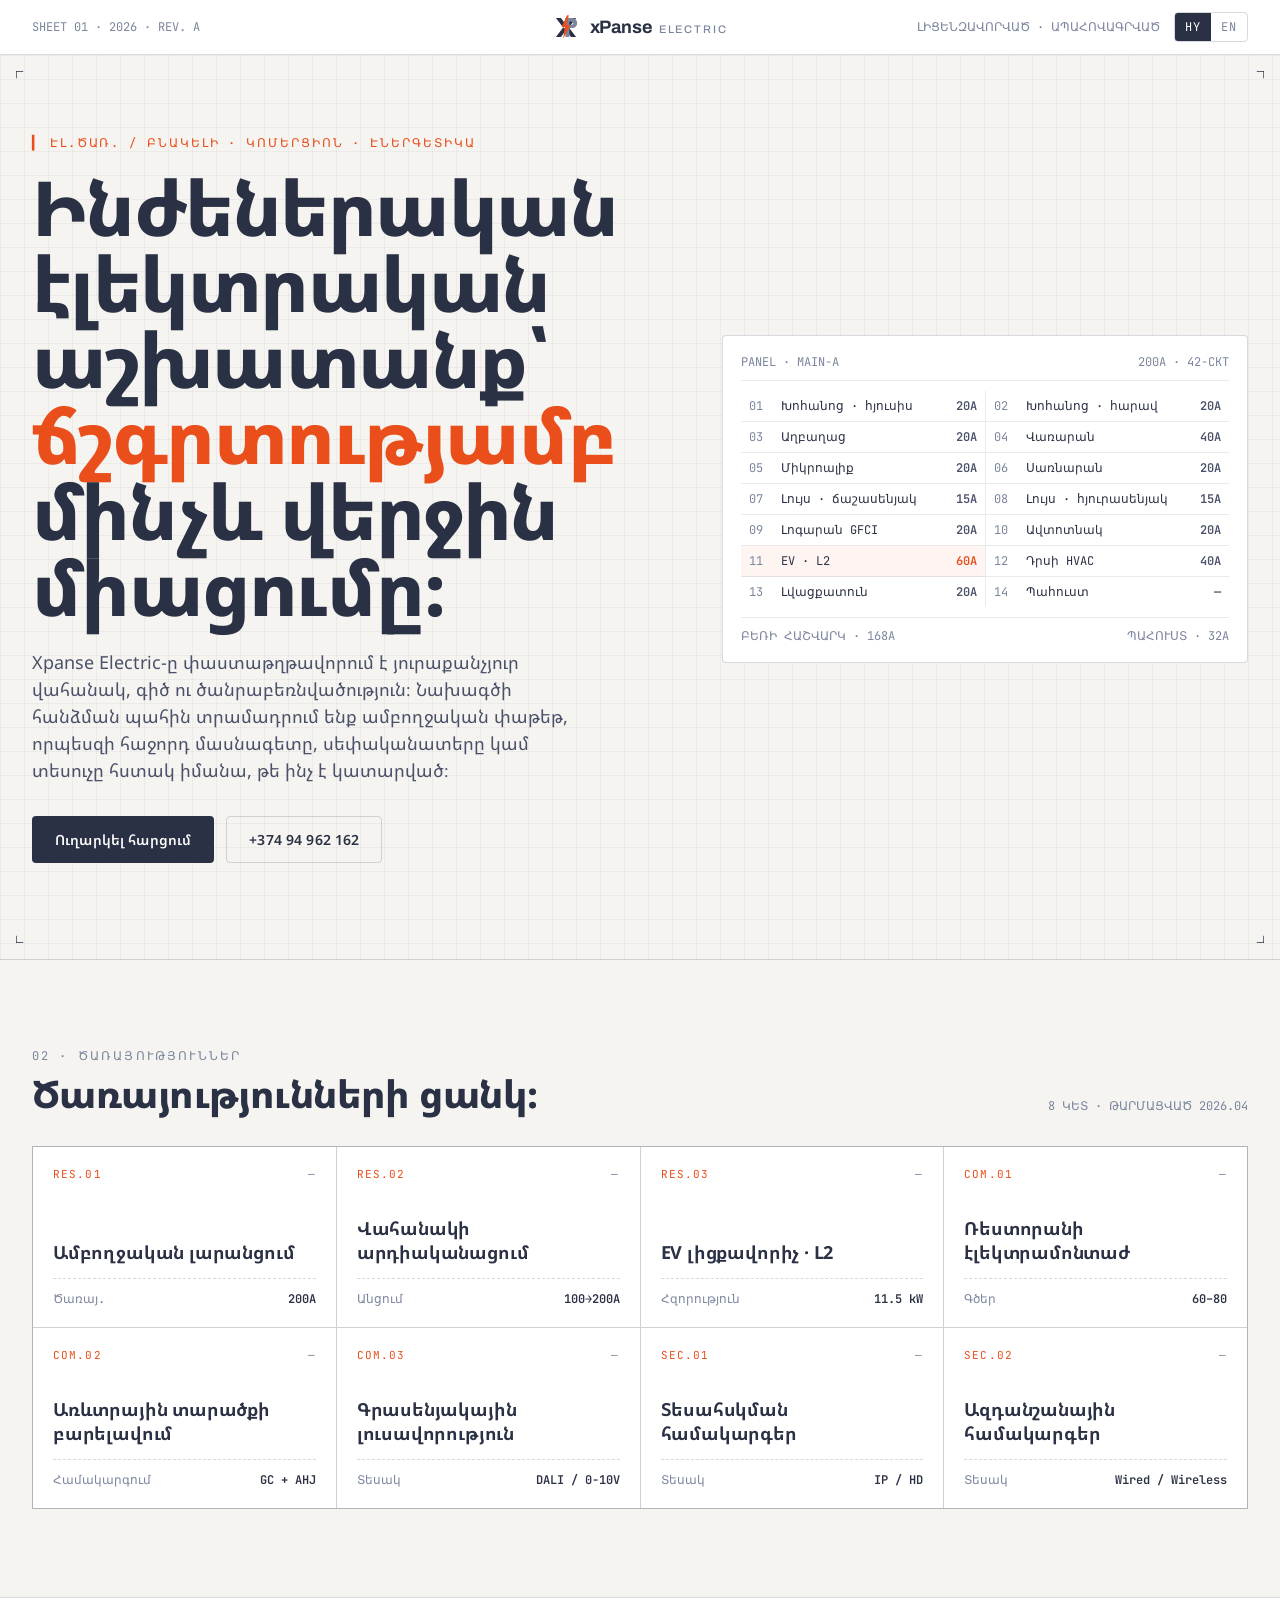
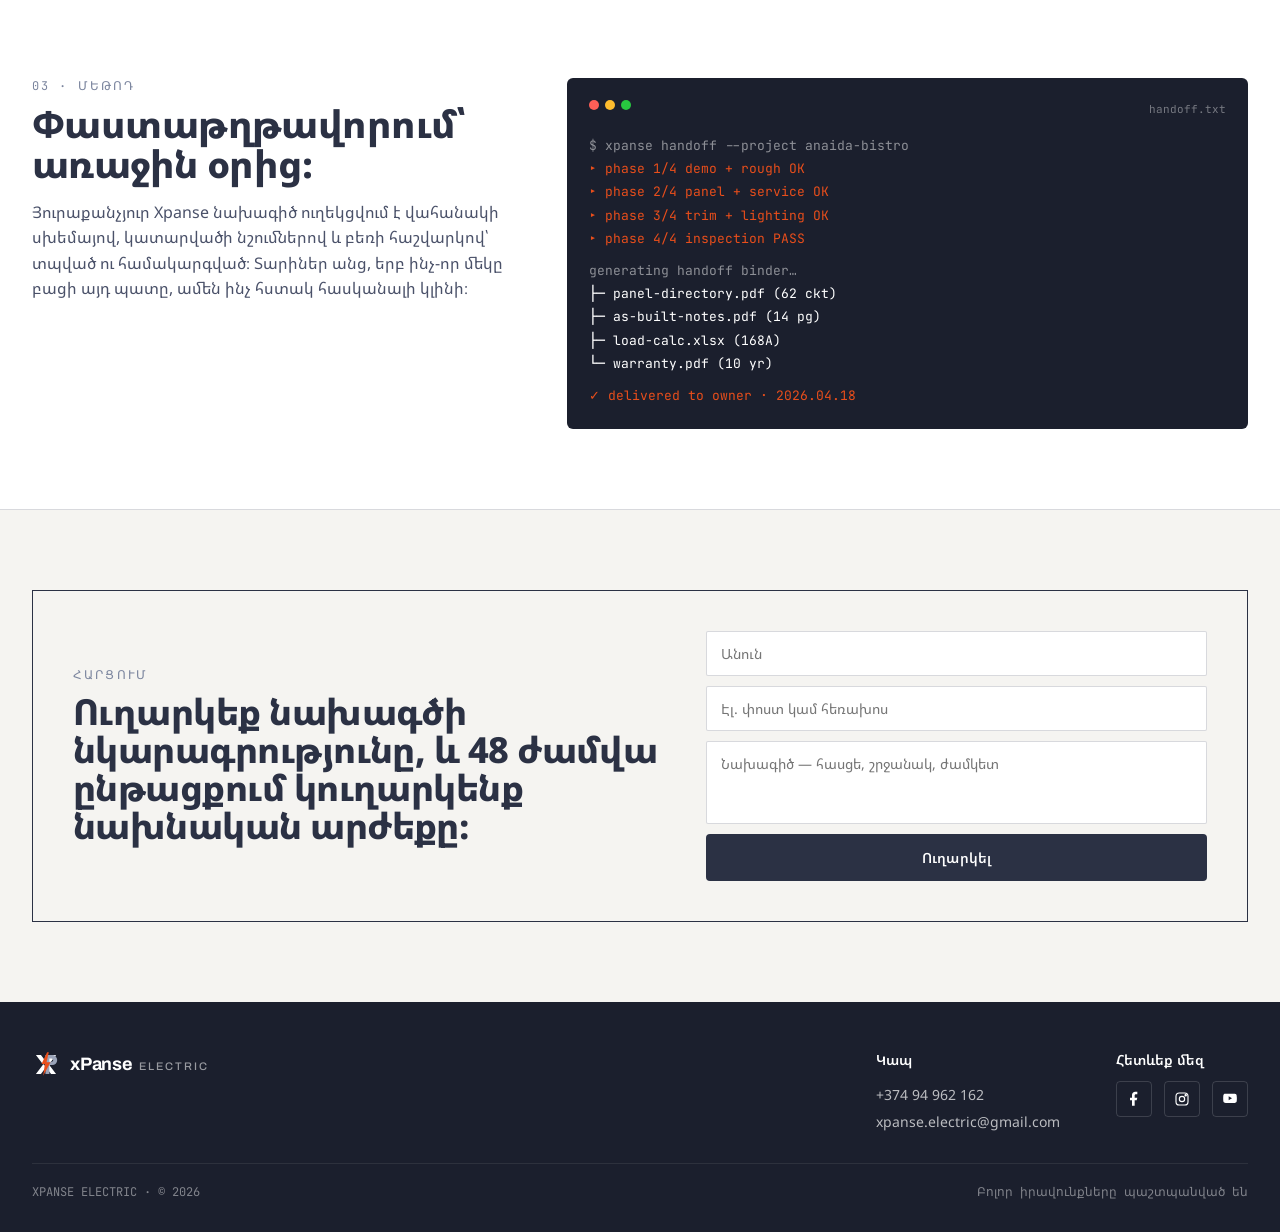
<file: docs/c.html>
<!doctype html>
<html lang="hy">
<head>
  <meta charset="utf-8"/>
  <title data-i18n data-hy="xPanse Electric — Ինժեներական էլեկտրական աշխատանքներ" data-en="xPanse Electric — Engineered Electrical Work">xPanse Electric — Ինժեներական էլեկտրական աշխատանքներ</title>
  <meta name="viewport" content="width=device-width,initial-scale=1"/>
  <meta name="description" data-i18n data-hy="Xpanse Electric — ինժեներական մոտեցմամբ էլեկտրական և անվտանգության համակարգերի աշխատանքներ։ Փաստաթղթավորված, ճշգրիտ, նորմերին համապատասխան։" data-en="Xpanse Electric — engineered electrical and security-system work. Documented, precise, and code-compliant." content="Xpanse Electric — ինժեներական մոտեցմամբ էլեկտրական և անվտանգության համակարգերի աշխատանքներ։ Փաստաթղթավորված, ճշգրիտ, նորմերին համապատասխան։"/>
  <link rel="preconnect" href="https://fonts.googleapis.com"/>
  <link rel="preconnect" href="https://fonts.gstatic.com" crossorigin/>
  <link href="https://fonts.googleapis.com/css2?family=Archivo:wght@500;600;700;800&family=Inter:wght@400;500;600&family=JetBrains+Mono:wght@400;500;600&family=Noto+Sans+Armenian:wght@400;500;600;700;800&display=swap" rel="stylesheet"/>
  <link rel="icon" type="image/jpeg" href="assets/xpanse-logo.jpg"/>
  <link rel="stylesheet" href="styles.css"/>
  <style>
    /* Direction C local styles — schematic / blueprint feel */
    .topbar {
      display: grid; grid-template-columns: 1fr auto 1fr; align-items: center;
      padding: 12px 32px; border-bottom: 1px solid var(--xp-line-2);
      background: #fff; position: sticky; top: 0; z-index: 10;
      font-family: var(--font-mono); font-size: 12px;
    }
    .topbar .meta { color: var(--xp-ink-3); }
    .grid-bg {
      background:
        linear-gradient(rgba(43,49,68,0.05) 1px, transparent 1px) 0 0 / 24px 24px,
        linear-gradient(90deg, rgba(43,49,68,0.05) 1px, transparent 1px) 0 0 / 24px 24px,
        var(--xp-bg);
      position: relative;
      border-bottom: 1px solid var(--xp-line-2);
    }
    .corner { position: absolute; width: 18px; height: 18px; }
    .panel-mock {
      background: #fff; border: 1px solid var(--xp-line-2); border-radius: 4px; padding: 18px;
      font-family: var(--font-mono); font-size: 12px;
    }
    .panel-mock .head, .panel-mock .foot { display: flex; justify-content: space-between; color: var(--xp-ink-3); }
    .panel-mock .head { border-bottom: 1px solid var(--xp-line); padding-bottom: 10px; }
    .panel-mock .foot { border-top: 1px solid var(--xp-line); padding-top: 10px; margin-top: 10px; }
    .panel-mock .rows { display: grid; grid-template-columns: 1fr 1fr; margin-top: 10px; }
    .panel-mock .row {
      display: grid; grid-template-columns: 24px 1fr auto; gap: 8px; padding: 7px 8px;
      border-bottom: 1px solid var(--xp-line);
    }
    .panel-mock .row.right { border-left: 1px solid var(--xp-line); }
    .panel-mock .row.hot { background: rgba(233,78,27,0.06); }
    .panel-mock .num { color: var(--xp-ink-3); }
    .panel-mock .lbl { color: var(--xp-navy); }
    .panel-mock .amp { color: var(--xp-ink-2); font-weight: 600; }
    .panel-mock .row.hot .amp { color: var(--xp-orange); }

    .spec {
      background: #fff; padding: 20px; min-height: 180px;
      display: flex; flex-direction: column; justify-content: space-between;
    }
    .spec .tag-mono { display: flex; justify-content: space-between; font-family: var(--font-mono); font-size: 11px; color: var(--xp-orange); letter-spacing: 0.1em; }
    .spec .tag-mono .dash { color: var(--xp-ink-3); }
    .spec .title { font-family: var(--font-display); font-weight: 700; font-size: 18px; color: var(--xp-navy); letter-spacing: -0.01em; }
    body[data-lang="hy"] .spec .title { font-family: var(--font-arm-display); }
    .spec .kv { display: flex; justify-content: space-between; margin-top: 14px; padding-top: 12px; border-top: 1px dashed var(--xp-line-2); font-family: var(--font-mono); font-size: 12px; }
    .spec .kv .k { color: var(--xp-ink-3); }
    .spec .kv .v { color: var(--xp-navy); font-weight: 600; }

    .terminal {
      background: var(--xp-navy-2); color: #fff; border-radius: 6px; padding: 22px;
      font-family: var(--font-mono); font-size: 13px; line-height: 1.8;
    }
    .terminal .dots { display: flex; gap: 6px; margin-bottom: 14px; }
    .terminal .dot { width: 10px; height: 10px; border-radius: 5px; }
    .terminal .ok { color: var(--xp-orange); }
    .terminal .dim { color: rgba(255,255,255,0.5); }

    .inquiry-box {
      border: 1px solid var(--xp-navy); padding: 40px;
      display: grid; grid-template-columns: 1.2fr 1fr; gap: 32px; align-items: center;
    }
    @media (max-width: 880px) { .inquiry-box { grid-template-columns: 1fr; } }
    .inquiry-box input, .inquiry-box textarea {
      border: 1px solid var(--xp-line-2); background: #fff;
      padding: 12px 14px; font-family: var(--font-body); font-size: 14px;
      color: var(--xp-navy); outline: none; border-radius: 2px;
      width: 100%;
    }
    body[data-lang="hy"] .inquiry-box input,
    body[data-lang="hy"] .inquiry-box textarea { font-family: var(--font-arm); }
  </style>
</head>
<body data-lang="hy">

  <!-- ───── Topbar (schematic header) ───── -->
  <header class="topbar">
    <div class="meta">SHEET 01 · 2026 · REV. A</div>
    <a class="xp-logo" href="#top">
      <svg viewBox="0 0 100 100" width="28" height="28" aria-hidden="true">
        <path d="M14 18 L32 18 L50 42 L41 54 L14 18 Z M68 18 L86 18 L59 54 L50 42 L68 18 Z M14 86 L32 86 L50 62 L41 50 L14 86 Z M50 62 L59 50 L86 86 L68 86 Z" fill="#2B3144"/>
        <path d="M55 18 L72 18 a18 18 0 0 1 0 36 L62 54 L62 86 L48 86 L48 18 Z M62 30 L62 42 L70 42 a6 6 0 0 0 0 -12 Z" fill="#7B859E"/>
        <path d="M54 8 L34 50 L46 50 L40 92 L66 44 L52 44 L60 8 Z" fill="#E94E1B"/>
      </svg>
      <span class="word">xPanse<em>Electric</em></span>
    </a>
    <div style="display: flex; justify-content: flex-end; gap: 14px; align-items: center;">
      <span class="meta" data-i18n data-hy="ԼԻՑԵՆԶԱՎՈՐՎԱԾ · ԱՊԱՀՈՎԱԳՐՎԱԾ" data-en="LICENSED · INSURED">ԼԻՑԵՆԶԱՎՈՐՎԱԾ · ԱՊԱՀՈՎԱԳՐՎԱԾ</span>
      <div class="lang-switch">
        <button data-lang="hy" class="active">HY</button>
        <button data-lang="en">EN</button>
      </div>
    </div>
  </header>

  <!-- ───── Hero ───── -->
  <section id="top" class="grid-bg" style="padding: 80px 0 96px;">
    <svg class="corner" style="top: 16px; left: 16px;" viewBox="0 0 20 20"><path d="M0 8 V0 H8" stroke="#2B3144" stroke-width="1.5" fill="none"/></svg>
    <svg class="corner" style="top: 16px; right: 16px; transform: rotate(90deg);" viewBox="0 0 20 20"><path d="M0 8 V0 H8" stroke="#2B3144" stroke-width="1.5" fill="none"/></svg>
    <svg class="corner" style="bottom: 16px; right: 16px; transform: rotate(180deg);" viewBox="0 0 20 20"><path d="M0 8 V0 H8" stroke="#2B3144" stroke-width="1.5" fill="none"/></svg>
    <svg class="corner" style="bottom: 16px; left: 16px; transform: rotate(270deg);" viewBox="0 0 20 20"><path d="M0 8 V0 H8" stroke="#2B3144" stroke-width="1.5" fill="none"/></svg>

    <div class="wrap" style="display: grid; grid-template-columns: 1.1fr 0.9fr; gap: 48px; align-items: center;">
      <div>
        <div style="font-family: var(--font-mono); font-size: 12px; color: var(--xp-orange); letter-spacing: 0.16em;">
          ▍ <span data-i18n data-hy="ԷԼ.ԾԱՌ. / ԲՆԱԿԵԼԻ · ԿՈՄԵՐՑԻՈՆ · ԷՆԵՐԳԵՏԻԿԱ" data-en="ELEC. SVC. / RESIDENTIAL · COMMERCIAL · ENERGY">ԷԼ.ԾԱՌ. / ԲՆԱԿԵԼԻ · ԿՈՄԵՐՑԻՈՆ · ԷՆԵՐԳԵՏԻԿԱ</span>
        </div>
        <h1 class="h1" style="margin-top: 18px; font-size: 76px; line-height: 1;">
          <span data-i18n data-hy="Ինժեներական" data-en="Engineered">Ինժեներական</span><br/>
          <span data-i18n data-hy="էլեկտրական աշխատանք՝" data-en="electrical work,">էլեկտրական աշխատանք՝</span><br/>
          <span style="color: var(--xp-orange);" data-i18n data-hy="ճշգրտությամբ" data-en="with precision">ճշգրտությամբ</span>
          <span data-i18n data-hy="մինչև վերջին" data-en="in every">մինչև վերջին</span><br/>
          <span data-i18n data-hy="միացումը։" data-en="connection.">միացումը։</span>
        </h1>
        <p class="lead" style="margin-top: 24px; max-width: 540px;" data-i18n
           data-hy="Xpanse Electric-ը փաստաթղթավորում է յուրաքանչյուր վահանակ, գիծ ու ծանրաբեռնվածություն։ Նախագծի հանձման պահին տրամադրում ենք ամբողջական փաթեթ, որպեսզի հաջորդ մասնագետը, սեփականատերը կամ տեսուչը հստակ իմանա, թե ինչ է կատարված։"
           data-en="Xpanse Electric documents every panel, run, and load. At handoff, we provide a complete package so the next specialist, owner, or inspector clearly understands exactly what was done.">
          Xpanse Electric-ը փաստաթղթավորում է յուրաքանչյուր վահանակ, գիծ ու ծանրաբեռնվածություն։ Նախագծի հանձման պահին տրամադրում ենք ամբողջական փաթեթ, որպեսզի հաջորդ մասնագետը, սեփականատերը կամ տեսուչը հստակ իմանա, թե ինչ է կատարված։
        </p>
        <div style="display: flex; gap: 12px; margin-top: 32px; flex-wrap: wrap;">
          <a class="btn btn-dark" href="https://mail.google.com/mail/?view=cm&amp;fs=1&amp;tf=1&amp;to=xpanse.electric@gmail.com" target="_blank" rel="noopener" data-i18n data-hy="Ուղարկել հարցում" data-en="Send inquiry">Ուղարկել հարցում</a>
          <a class="btn btn-ghost" href="tel:+37494962162">+374 94 962 162</a>
        </div>
      </div>

      <!-- Schematic panel mock -->
      <div class="panel-mock">
        <div class="head"><span>PANEL · MAIN-A</span><span>200A · 42-CKT</span></div>
        <div class="rows">
          <div class="row"><span class="num">01</span><span class="lbl" data-i18n data-hy="Խոհանոց · հյուսիս" data-en="Kitchen NORTH">Խոհանոց · հյուսիս</span><span class="amp">20A</span></div>
          <div class="row right"><span class="num">02</span><span class="lbl" data-i18n data-hy="Խոհանոց · հարավ" data-en="Kitchen SOUTH">Խոհանոց · հարավ</span><span class="amp">20A</span></div>
          <div class="row"><span class="num">03</span><span class="lbl" data-i18n data-hy="Աղբաղաց" data-en="Disposal">Աղբաղաց</span><span class="amp">20A</span></div>
          <div class="row right"><span class="num">04</span><span class="lbl" data-i18n data-hy="Վառարան" data-en="Range">Վառարան</span><span class="amp">40A</span></div>
          <div class="row"><span class="num">05</span><span class="lbl" data-i18n data-hy="Միկրոալիք" data-en="Microwave">Միկրոալիք</span><span class="amp">20A</span></div>
          <div class="row right"><span class="num">06</span><span class="lbl" data-i18n data-hy="Սառնարան" data-en="Refrigerator">Սառնարան</span><span class="amp">20A</span></div>
          <div class="row"><span class="num">07</span><span class="lbl" data-i18n data-hy="Լույս · ճաշասենյակ" data-en="Lighting · DR">Լույս · ճաշասենյակ</span><span class="amp">15A</span></div>
          <div class="row right"><span class="num">08</span><span class="lbl" data-i18n data-hy="Լույս · հյուրասենյակ" data-en="Lighting · LR">Լույս · հյուրասենյակ</span><span class="amp">15A</span></div>
          <div class="row"><span class="num">09</span><span class="lbl" data-i18n data-hy="Լոգարան GFCI" data-en="Bath GFCI">Լոգարան GFCI</span><span class="amp">20A</span></div>
          <div class="row right"><span class="num">10</span><span class="lbl" data-i18n data-hy="Ավտոտնակ" data-en="Garage">Ավտոտնակ</span><span class="amp">20A</span></div>
          <div class="row hot"><span class="num">11</span><span class="lbl" data-i18n data-hy="EV · L2" data-en="EV · L2">EV · L2</span><span class="amp">60A</span></div>
          <div class="row right"><span class="num">12</span><span class="lbl" data-i18n data-hy="Դրսի HVAC" data-en="HVAC outdoor">Դրսի HVAC</span><span class="amp">40A</span></div>
          <div class="row" style="border-bottom: 0;"><span class="num">13</span><span class="lbl" data-i18n data-hy="Լվացքատուն" data-en="Laundry">Լվացքատուն</span><span class="amp">20A</span></div>
          <div class="row right" style="border-bottom: 0;"><span class="num">14</span><span class="lbl" data-i18n data-hy="Պահուստ" data-en="Spare">Պահուստ</span><span class="amp">—</span></div>
        </div>
        <div class="foot">
          <span data-i18n data-hy="ԲԵՌԻ ՀԱՇՎԱՐԿ · 168A" data-en="LOAD CALC · 168A">ԲԵՌԻ ՀԱՇՎԱՐԿ · 168A</span>
          <span data-i18n data-hy="ՊԱՀՈՒՍՏ · 32A" data-en="HEADROOM · 32A">ՊԱՀՈՒՍՏ · 32A</span>
        </div>
      </div>
    </div>
  </section>

  <!-- ───── Service catalog ───── -->
  <section id="services" style="padding: 88px 0;">
    <div class="wrap">
      <div style="display: flex; justify-content: space-between; align-items: flex-end; margin-bottom: 32px; flex-wrap: wrap; gap: 16px;">
        <div>
          <div class="eyebrow">02 · <span data-i18n data-hy="Ծառայություններ" data-en="Catalog">Ծառայություններ</span></div>
          <h2 class="h2" style="margin-top: 10px;" data-i18n data-hy="Ծառայությունների ցանկ։" data-en="List of services.">Ծառայությունների ցանկ։</h2>
        </div>
        <div style="font-family: var(--font-mono); font-size: 12px; color: var(--xp-ink-3);" data-i18n data-hy="8 ԿԵՏ · ԹԱՐՄԱՑՎԱԾ 2026.04" data-en="8 ITEMS · UPDATED 2026.04">8 ԿԵՏ · ԹԱՐՄԱՑՎԱԾ 2026.04</div>
      </div>
      <div class="grid grid-4" style="gap: 1px; background: var(--xp-line-2); border: 1px solid var(--xp-line-2);">
        <div class="spec">
          <div class="tag-mono"><span>RES.01</span><span class="dash">—</span></div>
          <div>
            <div class="title" data-i18n data-hy="Ամբողջական լարանցում" data-en="Whole-home rewire">Ամբողջական լարանցում</div>
            <div class="kv"><span class="k" data-i18n data-hy="Ծառայ." data-en="Service">Ծառայ.</span><span class="v">200A</span></div>
          </div>
        </div>
        <div class="spec">
          <div class="tag-mono"><span>RES.02</span><span class="dash">—</span></div>
          <div>
            <div class="title" data-i18n data-hy="Վահանակի արդիականացում" data-en="Panel modernization">Վահանակի արդիականացում</div>
            <div class="kv"><span class="k" data-i18n data-hy="Անցում" data-en="From">Անցում</span><span class="v">100→200A</span></div>
          </div>
        </div>
        <div class="spec">
          <div class="tag-mono"><span>RES.03</span><span class="dash">—</span></div>
          <div>
            <div class="title" data-i18n data-hy="EV լիցքավորիչ · L2" data-en="EV charger · L2">EV լիցքավորիչ · L2</div>
            <div class="kv"><span class="k" data-i18n data-hy="Հզորություն" data-en="Output">Հզորություն</span><span class="v">11.5 kW</span></div>
          </div>
        </div>
        <div class="spec">
          <div class="tag-mono"><span>COM.01</span><span class="dash">—</span></div>
          <div>
            <div class="title" data-i18n data-hy="Ռեստորանի էլեկտրամոնտաժ" data-en="Restaurant fit-out">Ռեստորանի էլեկտրամոնտաժ</div>
            <div class="kv"><span class="k" data-i18n data-hy="Գծեր" data-en="Circuits">Գծեր</span><span class="v">60–80</span></div>
          </div>
        </div>
        <div class="spec">
          <div class="tag-mono"><span>COM.02</span><span class="dash">—</span></div>
          <div>
            <div class="title" data-i18n data-hy="Առևտրային տարածքի բարելավում" data-en="Commercial space upgrade">Առևտրային տարածքի բարելավում</div>
            <div class="kv"><span class="k" data-i18n data-hy="Համակարգում" data-en="Coord.">Համակարգում</span><span class="v">GC + AHJ</span></div>
          </div>
        </div>
        <div class="spec">
          <div class="tag-mono"><span>COM.03</span><span class="dash">—</span></div>
          <div>
            <div class="title" data-i18n data-hy="Գրասենյակային լուսավորություն" data-en="Office lighting">Գրասենյակային լուսավորություն</div>
            <div class="kv"><span class="k" data-i18n data-hy="Տեսակ" data-en="Type">Տեսակ</span><span class="v">DALI / 0-10V</span></div>
          </div>
        </div>
        <div class="spec">
          <div class="tag-mono"><span>SEC.01</span><span class="dash">—</span></div>
          <div>
            <div class="title" data-i18n data-hy="Տեսահսկման համակարգեր" data-en="CCTV systems">Տեսահսկման համակարգեր</div>
            <div class="kv"><span class="k" data-i18n data-hy="Տեսակ" data-en="Type">Տեսակ</span><span class="v">IP / HD</span></div>
          </div>
        </div>
        <div class="spec">
          <div class="tag-mono"><span>SEC.02</span><span class="dash">—</span></div>
          <div>
            <div class="title" data-i18n data-hy="Ազդանշանային համակարգեր" data-en="Alarm systems">Ազդանշանային համակարգեր</div>
            <div class="kv"><span class="k" data-i18n data-hy="Տեսակ" data-en="Type">Տեսակ</span><span class="v">Wired / Wireless</span></div>
          </div>
        </div>
      </div>
    </div>
  </section>

  <!-- ───── Method / Terminal ───── -->
  <section style="background: #fff; padding: 80px 0; border-top: 1px solid var(--xp-line-2); border-bottom: 1px solid var(--xp-line-2);">
    <div class="wrap" style="display: grid; grid-template-columns: 1fr 1.4fr; gap: 48px;">
      <div>
        <div class="eyebrow">03 · <span data-i18n data-hy="Մեթոդ" data-en="Method">Մեթոդ</span></div>
        <h2 class="h2" style="margin-top: 10px;" data-i18n data-hy="Փաստաթղթավորում՝ առաջին օրից։" data-en="Documentation from day one.">Փաստաթղթավորում՝ առաջին օրից։</h2>
        <p class="body" style="margin-top: 16px; font-size: 16px;" data-i18n
           data-hy="Յուրաքանչյուր Xpanse նախագիծ ուղեկցվում է վահանակի սխեմայով, կատարվածի նշումներով և բեռի հաշվարկով՝ տպված ու համակարգված։ Տարիներ անց, երբ ինչ-որ մեկը բացի այդ պատը, ամեն ինչ հստակ հասկանալի կլինի։"
           data-en="Every Xpanse project comes with a panel diagram, work notes, and load calculations, printed and organized. Years later, if someone opens that wall, everything will still be clear.">
          Յուրաքանչյուր Xpanse նախագիծ ուղեկցվում է վահանակի սխեմայով, կատարվածի նշումներով և բեռի հաշվարկով՝ տպված ու համակարգված։ Տարիներ անց, երբ ինչ-որ մեկը բացի այդ պատը, ամեն ինչ հստակ հասկանալի կլինի։
        </p>
      </div>
      <div class="terminal">
        <div class="dots">
          <span class="dot" style="background: #FF5F57;"></span>
          <span class="dot" style="background: #FEBC2E;"></span>
          <span class="dot" style="background: #28C840;"></span>
          <span style="margin-left: auto; color: rgba(255,255,255,0.4); font-size: 11px;">handoff.txt</span>
        </div>
        <div class="dim">$ xpanse handoff --project anaida-bistro</div>
        <div class="ok">▸ phase 1/4   demo + rough         OK</div>
        <div class="ok">▸ phase 2/4   panel + service      OK</div>
        <div class="ok">▸ phase 3/4   trim + lighting      OK</div>
        <div class="ok">▸ phase 4/4   inspection           PASS</div>
        <div class="dim" style="margin-top: 8px;">generating handoff binder…</div>
        <div>  ├─ panel-directory.pdf       (62 ckt)</div>
        <div>  ├─ as-built-notes.pdf        (14 pg)</div>
        <div>  ├─ load-calc.xlsx            (168A)</div>
        <div>  └─ warranty.pdf              (10 yr)</div>
        <div class="ok" style="margin-top: 8px;">✓ delivered to owner · 2026.04.18</div>
      </div>
    </div>
  </section>

  <!-- ───── Inquiry ───── -->
  <section id="contact" style="padding: 80px 0;">
    <div class="wrap">
      <div class="inquiry-box">
        <div>
          <div class="eyebrow" data-i18n data-hy="Հարցում" data-en="Inquiry">Հարցում</div>
          <h3 class="h2" style="margin-top: 10px; font-size: 36px;" data-i18n
              data-hy="Ուղարկեք նախագծի նկարագրությունը, և 48 ժամվա ընթացքում կուղարկենք նախնական արժեքը։"
              data-en="Send a project description, and we'll send a preliminary price within 48 hours.">
            Ուղարկեք նախագծի նկարագրությունը, և 48 ժամվա ընթացքում կուղարկենք նախնական արժեքը։
          </h3>
        </div>
        <form action="https://mail.google.com/mail/" method="get" target="_blank" data-email-form style="display: grid; gap: 10px;">
          <input name="name" placeholder="" data-i18n data-hy="Անուն" data-en="Name" type="text" required/>
          <input name="contact" placeholder="" data-i18n data-hy="Էլ. փոստ կամ հեռախոս" data-en="Email or phone" type="text" required/>
          <textarea name="project" rows="3" placeholder="" data-i18n data-hy="Նախագիծ — հասցե, շրջանակ, ժամկետ" data-en="Project — address, scope, timeline" required style="resize: none;"></textarea>
          <button class="btn btn-dark" type="submit" style="justify-content: center;" data-i18n data-hy="Ուղարկել" data-en="Submit">Ուղարկել</button>
        </form>
      </div>
    </div>
  </section>

  <!-- ───── Footer ───── -->
  <footer class="site-footer">
    <div class="wrap">
      <div class="top">
        <a class="xp-logo dark" href="#top">
          <svg viewBox="0 0 100 100" width="28" height="28" aria-hidden="true">
            <path d="M14 18 L32 18 L50 42 L41 54 L14 18 Z M68 18 L86 18 L59 54 L50 42 L68 18 Z M14 86 L32 86 L50 62 L41 50 L14 86 Z M50 62 L59 50 L86 86 L68 86 Z" fill="#fff"/>
            <path d="M55 18 L72 18 a18 18 0 0 1 0 36 L62 54 L62 86 L48 86 L48 18 Z M62 30 L62 42 L70 42 a6 6 0 0 0 0 -12 Z" fill="#9AA3B8"/>
            <path d="M54 8 L34 50 L46 50 L40 92 L66 44 L52 44 L60 8 Z" fill="#E94E1B"/>
          </svg>
          <span class="word">xPanse<em>Electric</em></span>
        </a>
        <div style="display: flex; gap: 56px; flex-wrap: wrap;">
          <div class="col">
            <div class="col-title" data-i18n data-hy="Կապ" data-en="Contact">Կապ</div>
            <a href="tel:+37494962162">+374 94 962 162</a>
            <a href="https://mail.google.com/mail/?view=cm&amp;fs=1&amp;tf=1&amp;to=xpanse.electric@gmail.com" target="_blank" rel="noopener">xpanse.electric@gmail.com</a>
          </div>
          <div class="col">
            <div class="col-title" data-i18n data-hy="Հետևեք մեզ" data-en="Follow us">Հետևեք մեզ</div>
            <div class="socials" style="margin-top: 4px;">
              <a href="https://www.facebook.com/people/Xpanse-Electric/61559062323251/" target="_blank" rel="noopener" aria-label="Facebook">
                <svg width="16" height="16" viewBox="0 0 24 24" fill="#fff"><path d="M13 22v-8h3l1-4h-4V7c0-1 .5-2 2-2h2V1h-3c-3 0-5 2-5 5v4H6v4h3v8h4z"/></svg>
              </a>
              <a href="https://www.instagram.com/xpanse.electric" target="_blank" rel="noopener" aria-label="Instagram">
                <svg width="16" height="16" viewBox="0 0 24 24" fill="none" stroke="#fff" stroke-width="1.7"><rect x="3" y="3" width="18" height="18" rx="5"/><circle cx="12" cy="12" r="4"/><circle cx="17.5" cy="6.5" r="1" fill="#fff"/></svg>
              </a>
              <a href="https://www.youtube.com/@xpanseelectric" target="_blank" rel="noopener" aria-label="YouTube">
                <svg width="16" height="16" viewBox="0 0 24 24" fill="#fff"><path d="M22 7s-.2-1.4-.8-2c-.8-.8-1.7-.8-2.1-.9C16 4 12 4 12 4s-4 0-7.1.1c-.4.1-1.3.1-2.1.9C2.2 5.6 2 7 2 7S1.8 8.6 1.8 10.2v1.6C1.8 13.4 2 15 2 15s.2 1.4.8 2c.8.8 1.8.8 2.3.9 1.7.2 7 .1 7 .1s4 0 7.1-.1c.4-.1 1.3-.1 2.1-.9.6-.6.8-2 .8-2s.2-1.6.2-3.2v-1.6C22.2 8.6 22 7 22 7zM10 14V8l5 3-5 3z"/></svg>
              </a>
            </div>
          </div>
        </div>
      </div>
      <div class="bottom">
        <span>XPANSE ELECTRIC · © 2026</span>
        <span data-i18n data-hy="Բոլոր իրավունքները պաշտպանված են" data-en="All rights reserved">Բոլոր իրավունքները պաշտպանված են</span>
      </div>
    </div>
  </footer>

  <script src="i18n.js"></script>
</body>
</html>
</file>
<file: docs/styles.css>
/* Xpanse Electric — shared landing styles for Direction A & C */
:root {
  --xp-navy:   #2B3144;
  --xp-navy-2: #1B1F2D;
  --xp-orange: #E94E1B;
  --xp-orange-2: #C53D10;
  --xp-slate:  #7B859E;
  --xp-slate-2: #9AA3B8;
  --xp-bg:     #F5F4F1;
  --xp-bg-2:   #ECEAE5;
  --xp-line:   rgba(43, 49, 68, 0.10);
  --xp-line-2: rgba(43, 49, 68, 0.18);
  --xp-ink:    #1B1F2D;
  --xp-ink-2:  #4A5169;
  --xp-ink-3:  #7B859E;

  --font-display: 'Archivo', 'Helvetica Neue', Helvetica, Arial, sans-serif;
  --font-body:    'Inter', 'Helvetica Neue', Helvetica, Arial, sans-serif;
  --font-mono:    'JetBrains Mono', ui-monospace, SFMono-Regular, Menlo, monospace;
  --font-arm:     'Noto Sans Armenian', 'Inter', system-ui, sans-serif;
  --font-arm-display: 'Noto Sans Armenian', 'Archivo', system-ui, sans-serif;
}

* { box-sizing: border-box; }
html, body { margin: 0; padding: 0; scroll-behavior: smooth; }
body {
  font-family: var(--font-body);
  color: var(--xp-ink);
  background: var(--xp-bg);
  -webkit-font-smoothing: antialiased;
  text-wrap: pretty;
  overflow-x: hidden;
}
body[data-lang="hy"] { font-family: var(--font-arm); }
body[data-lang="hy"] h1, body[data-lang="hy"] h2, body[data-lang="hy"] h3 { font-family: var(--font-arm-display); }
img { max-width: 100%; display: block; }
a { color: inherit; }

body::before {
  content: "";
  position: fixed;
  inset: -15% auto auto -10%;
  width: 34vw;
  height: 34vw;
  min-width: 260px;
  min-height: 260px;
  border-radius: 50%;
  background: radial-gradient(circle, rgba(233,78,27,0.16) 0%, rgba(233,78,27,0) 70%);
  pointer-events: none;
  filter: blur(10px);
  animation: driftGlow 14s ease-in-out infinite alternate;
  z-index: 0;
}

/* Logo */
.xp-logo { display: inline-flex; align-items: center; gap: 10px; text-decoration: none; }
.xp-logo .word {
  font-family: var(--font-display);
  font-weight: 700;
  font-size: 18px;
  letter-spacing: -0.01em;
  color: var(--xp-navy);
}
.xp-logo .word em {
  font-style: normal;
  color: var(--xp-slate);
  font-weight: 500;
  font-size: 11px;
  letter-spacing: 0.18em;
  margin-left: 6px;
  text-transform: uppercase;
}
.xp-logo.dark .word { color: #fff; }
.xp-logo.dark .word em { color: rgba(255,255,255,0.55); }
.xp-logo svg { animation: logoFloat 5.2s ease-in-out infinite; transform-origin: 50% 50%; }

/* Buttons */
.btn {
  display: inline-flex; align-items: center; gap: 8px;
  padding: 13px 22px;
  border-radius: 4px;
  font-family: var(--font-display);
  font-weight: 600;
  font-size: 14px;
  letter-spacing: 0.01em;
  border: 1px solid transparent;
  cursor: pointer;
  text-decoration: none;
  transition: transform .12s ease, background .15s ease, border-color .15s ease;
  white-space: nowrap;
}
body[data-lang="hy"] .btn { font-family: var(--font-arm-display); font-weight: 600; }
.btn:hover { transform: translateY(-1px); }
.btn-primary { background: var(--xp-orange); color: #fff; }
.btn-primary:hover { background: var(--xp-orange-2); }
.btn-dark    { background: var(--xp-navy); color: #fff; }
.btn-dark:hover { background: var(--xp-navy-2); }
.btn-ghost   { background: transparent; color: var(--xp-navy); border-color: var(--xp-line-2); }
.btn-ghost:hover { border-color: var(--xp-navy); }
.btn-on-dark { background: transparent; color: #fff; border: 1px solid rgba(255,255,255,0.25); }
.btn-on-dark:hover { border-color: #fff; }

/* Tag */
.tag {
  display: inline-flex; align-items: center; gap: 6px;
  padding: 5px 10px; border-radius: 999px;
  font-family: var(--font-mono);
  font-size: 11px; letter-spacing: 0.08em; text-transform: uppercase;
  background: rgba(233, 78, 27, 0.10);
  color: var(--xp-orange);
}
.tag .dot { width: 6px; height: 6px; border-radius: 50%; background: var(--xp-orange); }
.tag .dot { animation: dotPulse 1.8s ease-in-out infinite; }

/* Eyebrow / heading rhythm */
.eyebrow { font-family: var(--font-mono); font-size: 12px; letter-spacing: 0.18em; text-transform: uppercase; color: var(--xp-slate); }
.h1 { font-family: var(--font-display); font-weight: 800; font-size: 64px; line-height: 1.02; letter-spacing: -0.025em; color: var(--xp-navy); margin: 0; }
.h2 { font-family: var(--font-display); font-weight: 800; font-size: 44px; line-height: 1.05; letter-spacing: -0.022em; color: var(--xp-navy); margin: 0; }
.h3 { font-family: var(--font-display); font-weight: 700; font-size: 22px; line-height: 1.2; letter-spacing: -0.01em; color: var(--xp-navy); margin: 0; }
.lead { font-size: 18px; line-height: 1.5; color: var(--xp-ink-2); margin: 0; }
.body { font-size: 15px; line-height: 1.6; color: var(--xp-ink-2); margin: 0; }
body[data-lang="hy"] .h1 { font-size: 56px; letter-spacing: -0.02em; }
body[data-lang="hy"] .h2 { font-size: 38px; letter-spacing: -0.015em; }

/* Photo placeholder */
.photo {
  position: relative;
  background:
    repeating-linear-gradient(135deg, rgba(43,49,68,0.06) 0 8px, rgba(43,49,68,0.02) 8px 16px),
    var(--xp-bg-2);
  border: 1px solid var(--xp-line);
  border-radius: 6px;
  display: flex; align-items: flex-end;
  overflow: hidden;
}
.photo img {
  width: 100%;
  height: 100%;
  object-fit: cover;
}
.photo .label { font-family: var(--font-mono); font-size: 11px; color: var(--xp-ink-3); padding: 10px 12px; letter-spacing: 0.04em; }
.photo.dark { background: repeating-linear-gradient(135deg, rgba(255,255,255,0.04) 0 8px, rgba(255,255,255,0.01) 8px 16px), var(--xp-navy); border-color: rgba(255,255,255,0.08); }
.photo.dark .label { color: rgba(255,255,255,0.55); }
.photo-real {
  background: #dbe1ea;
  box-shadow: 0 24px 56px rgba(27,31,45,0.12);
}
.hero-photo {
  background: #05070d;
  align-items: center;
  justify-content: center;
  padding: 16px;
}
.hero-photo img {
  object-fit: contain;
  object-position: center;
}

.hero-grid > *:first-child {
  animation: riseIn 0.75s ease-out both;
}

.hero-grid > *:last-child {
  animation: riseIn 0.9s ease-out 0.12s both;
}

/* Language switcher */
.lang-switch { display: inline-flex; gap: 0; border: 1px solid var(--xp-line-2); border-radius: 4px; overflow: hidden; }
.lang-switch button {
  background: transparent; border: 0; padding: 6px 10px;
  font-family: var(--font-mono); font-size: 12px; letter-spacing: 0.08em;
  color: var(--xp-ink-3); cursor: pointer; transition: background .15s, color .15s;
}
.lang-switch button.active { background: var(--xp-navy); color: #fff; }
.lang-switch.dark { border-color: rgba(255,255,255,0.2); }
.lang-switch.dark button { color: rgba(255,255,255,0.6); }
.lang-switch.dark button.active { background: var(--xp-orange); color: #fff; }

/* hide non-active language */
[data-i18n][data-lang-show]:not([data-lang-show=""]) { display: none; }
body[data-lang="hy"] [data-lang-show="hy"] { display: revert !important; }
body[data-lang="en"] [data-lang-show="en"] { display: revert !important; }

/* Container */
.wrap { max-width: 1280px; margin: 0 auto; padding: 0 32px; }
@media (max-width: 720px) {
  .wrap { padding: 0 20px; }
  .h1 { font-size: 40px !important; }
  .h2 { font-size: 30px !important; }
}

.reveal-section {
  opacity: 0;
  transform: translateY(40px);
  filter: blur(8px);
  transition:
    opacity 0.7s ease,
    transform 0.7s ease,
    filter 0.7s ease;
}

.reveal-section.is-visible {
  opacity: 1;
  transform: translateY(0);
  filter: blur(0);
}

/* Generic responsive grid */
.grid { display: grid; gap: 24px; }
.grid-2 { grid-template-columns: 1fr 1fr; }
.grid-3 { grid-template-columns: repeat(3, 1fr); }
.grid-4 { grid-template-columns: repeat(4, 1fr); }
@media (max-width: 960px) {
  .grid-2, .grid-3, .grid-4 { grid-template-columns: 1fr; }
}

.work-band {
  padding: 88px 0;
  background: var(--xp-bg-2);
}

.work-head {
  display: flex;
  justify-content: space-between;
  align-items: flex-end;
  gap: 24px;
  flex-wrap: wrap;
  margin-bottom: 36px;
}

.work-intro {
  max-width: 520px;
}

.work-controls {
  display: inline-flex;
  gap: 10px;
  margin-left: auto;
}

.work-nav {
  width: 46px;
  height: 46px;
  border: 1px solid var(--xp-line-2);
  border-radius: 999px;
  background: rgba(255,255,255,0.86);
  color: var(--xp-navy);
  font: inherit;
  font-size: 18px;
  cursor: pointer;
  transition:
    transform .18s ease,
    background .18s ease,
    border-color .18s ease,
    color .18s ease;
}

.work-nav:hover {
  transform: translateY(-2px);
  background: var(--xp-orange);
  border-color: var(--xp-orange);
  color: #fff;
}

.work-carousel-wrap {
  position: relative;
}

.work-carousel-wrap::before,
.work-carousel-wrap::after {
  content: "";
  position: absolute;
  top: 0;
  bottom: 0;
  width: 56px;
  pointer-events: none;
  z-index: 2;
}

.work-carousel-wrap::before {
  left: 0;
  background: linear-gradient(90deg, var(--xp-bg-2) 0%, rgba(236,234,229,0) 100%);
}

.work-carousel-wrap::after {
  right: 0;
  background: linear-gradient(270deg, var(--xp-bg-2) 0%, rgba(236,234,229,0) 100%);
}

.work-carousel {
  display: grid;
  grid-auto-flow: column;
  grid-auto-columns: minmax(220px, 24vw);
  gap: 18px;
  overflow-x: auto;
  scroll-snap-type: x mandatory;
  scroll-behavior: smooth;
  padding: 8px 8px 14px;
  scrollbar-width: thin;
  scrollbar-color: rgba(43,49,68,0.28) transparent;
}

.work-carousel::-webkit-scrollbar {
  height: 8px;
}

.work-carousel::-webkit-scrollbar-thumb {
  background: rgba(43,49,68,0.24);
  border-radius: 999px;
}

.work-card {
  margin: 0;
  background: #fff;
  border: 1px solid var(--xp-line);
  border-radius: 8px;
  overflow: hidden;
  box-shadow: 0 18px 38px rgba(27,31,45,0.08);
  scroll-snap-align: start;
  transition:
    transform .22s ease,
    box-shadow .22s ease,
    border-color .22s ease,
    opacity .6s ease,
    filter .6s ease;
  opacity: 0;
  filter: blur(8px);
  transform: translateY(24px);
}

.reveal-section.is-visible .work-card {
  opacity: 1;
  filter: blur(0);
  transform: translateY(0);
}

.reveal-section.is-visible .work-card:nth-child(2) { transition-delay: .08s; }
.reveal-section.is-visible .work-card:nth-child(3) { transition-delay: .16s; }
.reveal-section.is-visible .work-card:nth-child(4) { transition-delay: .24s; }
.reveal-section.is-visible .work-card:nth-child(5) { transition-delay: .32s; }

.work-card:hover {
  transform: translateY(-6px);
  box-shadow: 0 26px 54px rgba(27,31,45,0.14);
  border-color: rgba(233,78,27,0.22);
}

.work-card img {
  width: 100%;
  aspect-ratio: 4 / 5;
  object-fit: cover;
}

.work-card figcaption {
  padding: 14px 16px 16px;
  font-family: var(--font-display);
  font-size: 15px;
  font-weight: 600;
  color: var(--xp-navy);
}

/* Header */
.site-header {
  position: sticky; top: 0; z-index: 10;
  display: flex; align-items: center; justify-content: space-between;
  padding: 18px 32px;
  background: rgba(245,244,241,0.92);
  backdrop-filter: blur(8px);
  border-bottom: 1px solid var(--xp-line);
}
.site-header.dark { background: rgba(27,31,45,0.85); border-color: rgba(255,255,255,0.08); }
.site-header nav { display: flex; gap: 28px; font-family: var(--font-display); font-weight: 500; font-size: 14px; color: var(--xp-ink-2); }
.site-header.dark nav { color: rgba(255,255,255,0.65); font-family: var(--font-mono); font-size: 12px; letter-spacing: 0.1em; text-transform: uppercase; }
.site-header nav a { text-decoration: none; }
.site-header .right { display: flex; gap: 12px; align-items: center; }
@media (max-width: 880px) {
  .site-header nav { display: none; }
}

@media (max-width: 960px) {
  .work-carousel {
    grid-auto-columns: minmax(240px, 66vw);
  }
}

@media (max-width: 640px) {
  .work-band {
    padding: 64px 0;
  }

  .work-head {
    margin-bottom: 24px;
  }

  .work-controls {
    margin-left: 0;
  }

  .work-carousel {
    grid-auto-columns: minmax(230px, 82vw);
    gap: 14px;
  }

  .work-carousel-wrap::before,
  .work-carousel-wrap::after {
    width: 24px;
  }
}

@media (max-width: 1024px) {
  .hero-grid,
  .about-grid {
    grid-template-columns: 1fr !important;
  }

  .hero-grid {
    gap: 36px !important;
  }

  .about-grid {
    gap: 32px !important;
  }

  .stats-grid,
  .services-grid,
  .process-grid {
    grid-template-columns: repeat(2, minmax(0, 1fr));
  }
}

@media (max-width: 720px) {
  .site-header {
    padding: 14px 20px;
  }

  .site-header .right .btn {
    padding: 11px 16px;
    font-size: 13px;
  }

  .hero-section,
  #services,
  .work-band,
  #process,
  #about {
    padding-top: 64px !important;
    padding-bottom: 56px !important;
  }

  .hero-actions .btn,
  .contact-actions .btn {
    justify-content: center;
    white-space: normal;
  }

  .hero-trust {
    display: grid !important;
    grid-template-columns: repeat(2, minmax(0, 1fr));
    gap: 18px 20px !important;
    margin-top: 32px !important;
  }

  .hero-trust-item {
    min-width: 0;
  }

  .hero-photo {
    padding: 12px;
    min-height: 240px;
  }

  .stats-band {
    padding: 32px 0 !important;
  }

  .stats-grid {
    gap: 24px 18px;
  }

  .work-head {
    align-items: flex-start;
    gap: 18px;
  }

  .work-intro {
    max-width: none;
  }

  .work-controls {
    width: 100%;
    justify-content: flex-start;
  }

  .work-nav {
    width: 42px;
    height: 42px;
  }

  .about-quote {
    font-size: 24px !important;
  }

  .contact-card {
    padding: 28px !important;
  }

  .site-footer {
    padding: 40px 0 28px;
  }

  .site-footer .top,
  .site-footer .bottom {
    gap: 18px;
  }
}

@media (max-width: 560px) {
  body::before {
    width: 70vw;
    height: 70vw;
    min-width: 220px;
    min-height: 220px;
  }

  .h1 {
    font-size: 34px !important;
    line-height: 1.05;
  }

  .h2 {
    font-size: 26px !important;
    line-height: 1.1;
  }

  .lead {
    font-size: 16px;
  }

  .site-header {
    padding: 14px 16px;
    gap: 12px;
    flex-wrap: wrap;
  }

  .xp-logo .word {
    font-size: 16px;
  }

  .xp-logo .word em {
    font-size: 10px;
    margin-left: 4px;
  }

  .site-header .right {
    width: 100%;
    justify-content: space-between;
  }

  .site-header .right .btn {
    flex: 1 1 auto;
  }

  .hero-grid {
    gap: 28px !important;
  }

  .hero-actions,
  .contact-actions {
    flex-direction: column;
  }

  .hero-actions .btn,
  .contact-actions .btn {
    width: 100%;
  }

  .hero-trust {
    grid-template-columns: 1fr;
    gap: 14px !important;
  }

  .stats-grid,
  .services-grid,
  .process-grid {
    grid-template-columns: 1fr;
  }

  .services-grid .service {
    min-height: 0 !important;
    padding: 24px 18px !important;
  }

  .step .t {
    font-size: 17px !important;
  }

  .step .d {
    font-size: 13px !important;
  }

  .work-carousel {
    grid-auto-columns: minmax(230px, 88vw);
  }

  .work-carousel-wrap::before,
  .work-carousel-wrap::after {
    display: none;
  }

  .about-quote {
    font-size: 22px !important;
  }

  .contact-card {
    padding: 24px 20px !important;
  }

  .reveal-section {
    transform: translateY(24px);
    filter: none;
  }
}

@keyframes driftGlow {
  from { transform: translate3d(0, 0, 0) scale(1); }
  to { transform: translate3d(10vw, 3vh, 0) scale(1.15); }
}

@keyframes logoFloat {
  0%, 100% { transform: translateY(0); }
  50% { transform: translateY(-3px); }
}

@keyframes dotPulse {
  0%, 100% { transform: scale(1); opacity: 1; }
  50% { transform: scale(1.45); opacity: 0.72; }
}

@keyframes riseIn {
  from {
    opacity: 0;
    transform: translateY(36px);
    filter: blur(10px);
  }
  to {
    opacity: 1;
    transform: translateY(0);
    filter: blur(0);
  }
}

/* Footer */
.site-footer {
  background: var(--xp-navy-2); color: rgba(255,255,255,0.7); padding: 48px 0 32px;
}
.site-footer .top { display: flex; justify-content: space-between; align-items: flex-start; padding-bottom: 28px; border-bottom: 1px solid rgba(255,255,255,0.08); gap: 32px; flex-wrap: wrap; }
.site-footer .col-title { color: #fff; font-weight: 600; margin-bottom: 12px; font-size: 14px; }
.site-footer .col a { display: block; text-decoration: none; color: rgba(255,255,255,0.7); padding: 4px 0; font-size: 14px; }
.site-footer .col a:hover { color: #fff; }
.site-footer .bottom { display: flex; justify-content: space-between; flex-wrap: wrap; gap: 12px; margin-top: 20px; font-size: 12px; font-family: var(--font-mono); color: rgba(255,255,255,0.45); }
.site-footer .socials { display: flex; gap: 12px; }
.site-footer .socials a {
  width: 36px; height: 36px; display: flex; align-items: center; justify-content: center;
  border: 1px solid rgba(255,255,255,0.15); border-radius: 4px; transition: border-color .15s, background .15s;
}
.site-footer .socials a:hover { border-color: var(--xp-orange); background: rgba(233,78,27,0.1); }
</file>
<file: site/styles.css>
/* Xpanse Electric — shared landing styles for Direction A & C */
:root {
  --xp-navy:   #2B3144;
  --xp-navy-2: #1B1F2D;
  --xp-orange: #E94E1B;
  --xp-orange-2: #C53D10;
  --xp-slate:  #7B859E;
  --xp-slate-2: #9AA3B8;
  --xp-bg:     #F5F4F1;
  --xp-bg-2:   #ECEAE5;
  --xp-line:   rgba(43, 49, 68, 0.10);
  --xp-line-2: rgba(43, 49, 68, 0.18);
  --xp-ink:    #1B1F2D;
  --xp-ink-2:  #4A5169;
  --xp-ink-3:  #7B859E;

  --font-display: 'Archivo', 'Helvetica Neue', Helvetica, Arial, sans-serif;
  --font-body:    'Inter', 'Helvetica Neue', Helvetica, Arial, sans-serif;
  --font-mono:    'JetBrains Mono', ui-monospace, SFMono-Regular, Menlo, monospace;
  --font-arm:     'Noto Sans Armenian', 'Inter', system-ui, sans-serif;
  --font-arm-display: 'Noto Sans Armenian', 'Archivo', system-ui, sans-serif;
}

* { box-sizing: border-box; }
html, body { margin: 0; padding: 0; scroll-behavior: smooth; }
body {
  font-family: var(--font-body);
  color: var(--xp-ink);
  background: var(--xp-bg);
  -webkit-font-smoothing: antialiased;
  text-wrap: pretty;
}
body[data-lang="hy"] { font-family: var(--font-arm); }
body[data-lang="hy"] h1, body[data-lang="hy"] h2, body[data-lang="hy"] h3 { font-family: var(--font-arm-display); }
img { max-width: 100%; display: block; }
a { color: inherit; }

/* Logo */
.xp-logo { display: inline-flex; align-items: center; gap: 10px; text-decoration: none; }
.xp-logo .word {
  font-family: var(--font-display);
  font-weight: 700;
  font-size: 18px;
  letter-spacing: -0.01em;
  color: var(--xp-navy);
}
.xp-logo .word em {
  font-style: normal;
  color: var(--xp-slate);
  font-weight: 500;
  font-size: 11px;
  letter-spacing: 0.18em;
  margin-left: 6px;
  text-transform: uppercase;
}
.xp-logo.dark .word { color: #fff; }
.xp-logo.dark .word em { color: rgba(255,255,255,0.55); }

/* Buttons */
.btn {
  display: inline-flex; align-items: center; gap: 8px;
  padding: 13px 22px;
  border-radius: 4px;
  font-family: var(--font-display);
  font-weight: 600;
  font-size: 14px;
  letter-spacing: 0.01em;
  border: 1px solid transparent;
  cursor: pointer;
  text-decoration: none;
  transition: transform .12s ease, background .15s ease, border-color .15s ease;
  white-space: nowrap;
}
body[data-lang="hy"] .btn { font-family: var(--font-arm-display); font-weight: 600; }
.btn:hover { transform: translateY(-1px); }
.btn-primary { background: var(--xp-orange); color: #fff; }
.btn-primary:hover { background: var(--xp-orange-2); }
.btn-dark    { background: var(--xp-navy); color: #fff; }
.btn-dark:hover { background: var(--xp-navy-2); }
.btn-ghost   { background: transparent; color: var(--xp-navy); border-color: var(--xp-line-2); }
.btn-ghost:hover { border-color: var(--xp-navy); }
.btn-on-dark { background: transparent; color: #fff; border: 1px solid rgba(255,255,255,0.25); }
.btn-on-dark:hover { border-color: #fff; }

/* Tag */
.tag {
  display: inline-flex; align-items: center; gap: 6px;
  padding: 5px 10px; border-radius: 999px;
  font-family: var(--font-mono);
  font-size: 11px; letter-spacing: 0.08em; text-transform: uppercase;
  background: rgba(233, 78, 27, 0.10);
  color: var(--xp-orange);
}
.tag .dot { width: 6px; height: 6px; border-radius: 50%; background: var(--xp-orange); }

/* Eyebrow / heading rhythm */
.eyebrow { font-family: var(--font-mono); font-size: 12px; letter-spacing: 0.18em; text-transform: uppercase; color: var(--xp-slate); }
.h1 { font-family: var(--font-display); font-weight: 800; font-size: 64px; line-height: 1.02; letter-spacing: -0.025em; color: var(--xp-navy); margin: 0; }
.h2 { font-family: var(--font-display); font-weight: 800; font-size: 44px; line-height: 1.05; letter-spacing: -0.022em; color: var(--xp-navy); margin: 0; }
.h3 { font-family: var(--font-display); font-weight: 700; font-size: 22px; line-height: 1.2; letter-spacing: -0.01em; color: var(--xp-navy); margin: 0; }
.lead { font-size: 18px; line-height: 1.5; color: var(--xp-ink-2); margin: 0; }
.body { font-size: 15px; line-height: 1.6; color: var(--xp-ink-2); margin: 0; }
body[data-lang="hy"] .h1 { font-size: 56px; letter-spacing: -0.02em; }
body[data-lang="hy"] .h2 { font-size: 38px; letter-spacing: -0.015em; }

/* Photo placeholder */
.photo {
  position: relative;
  background:
    repeating-linear-gradient(135deg, rgba(43,49,68,0.06) 0 8px, rgba(43,49,68,0.02) 8px 16px),
    var(--xp-bg-2);
  border: 1px solid var(--xp-line);
  border-radius: 6px;
  display: flex; align-items: flex-end;
  overflow: hidden;
}
.photo img {
  width: 100%;
  height: 100%;
  object-fit: cover;
}
.photo .label { font-family: var(--font-mono); font-size: 11px; color: var(--xp-ink-3); padding: 10px 12px; letter-spacing: 0.04em; }
.photo.dark { background: repeating-linear-gradient(135deg, rgba(255,255,255,0.04) 0 8px, rgba(255,255,255,0.01) 8px 16px), var(--xp-navy); border-color: rgba(255,255,255,0.08); }
.photo.dark .label { color: rgba(255,255,255,0.55); }
.photo-real {
  background: #dbe1ea;
  box-shadow: 0 24px 56px rgba(27,31,45,0.12);
}
.hero-photo {
  background: #05070d;
  align-items: center;
  justify-content: center;
  padding: 16px;
}
.hero-photo img {
  object-fit: contain;
  object-position: center;
}

/* Language switcher */
.lang-switch { display: inline-flex; gap: 0; border: 1px solid var(--xp-line-2); border-radius: 4px; overflow: hidden; }
.lang-switch button {
  background: transparent; border: 0; padding: 6px 10px;
  font-family: var(--font-mono); font-size: 12px; letter-spacing: 0.08em;
  color: var(--xp-ink-3); cursor: pointer; transition: background .15s, color .15s;
}
.lang-switch button.active { background: var(--xp-navy); color: #fff; }
.lang-switch.dark { border-color: rgba(255,255,255,0.2); }
.lang-switch.dark button { color: rgba(255,255,255,0.6); }
.lang-switch.dark button.active { background: var(--xp-orange); color: #fff; }

/* hide non-active language */
[data-i18n][data-lang-show]:not([data-lang-show=""]) { display: none; }
body[data-lang="hy"] [data-lang-show="hy"] { display: revert !important; }
body[data-lang="en"] [data-lang-show="en"] { display: revert !important; }

/* Container */
.wrap { max-width: 1280px; margin: 0 auto; padding: 0 32px; }
@media (max-width: 720px) {
  .wrap { padding: 0 20px; }
  .h1 { font-size: 40px !important; }
  .h2 { font-size: 30px !important; }
}

/* Generic responsive grid */
.grid { display: grid; gap: 24px; }
.grid-2 { grid-template-columns: 1fr 1fr; }
.grid-3 { grid-template-columns: repeat(3, 1fr); }
.grid-4 { grid-template-columns: repeat(4, 1fr); }
@media (max-width: 960px) {
  .grid-2, .grid-3, .grid-4 { grid-template-columns: 1fr; }
}

/* Header */
.site-header {
  position: sticky; top: 0; z-index: 10;
  display: flex; align-items: center; justify-content: space-between;
  padding: 18px 32px;
  background: rgba(245,244,241,0.92);
  backdrop-filter: blur(8px);
  border-bottom: 1px solid var(--xp-line);
}
.site-header.dark { background: rgba(27,31,45,0.85); border-color: rgba(255,255,255,0.08); }
.site-header nav { display: flex; gap: 28px; font-family: var(--font-display); font-weight: 500; font-size: 14px; color: var(--xp-ink-2); }
.site-header.dark nav { color: rgba(255,255,255,0.65); font-family: var(--font-mono); font-size: 12px; letter-spacing: 0.1em; text-transform: uppercase; }
.site-header nav a { text-decoration: none; }
.site-header .right { display: flex; gap: 12px; align-items: center; }
@media (max-width: 880px) {
  .site-header nav { display: none; }
}

/* Footer */
.site-footer {
  background: var(--xp-navy-2); color: rgba(255,255,255,0.7); padding: 48px 0 32px;
}
.site-footer .top { display: flex; justify-content: space-between; align-items: flex-start; padding-bottom: 28px; border-bottom: 1px solid rgba(255,255,255,0.08); gap: 32px; flex-wrap: wrap; }
.site-footer .col-title { color: #fff; font-weight: 600; margin-bottom: 12px; font-size: 14px; }
.site-footer .col a { display: block; text-decoration: none; color: rgba(255,255,255,0.7); padding: 4px 0; font-size: 14px; }
.site-footer .col a:hover { color: #fff; }
.site-footer .bottom { display: flex; justify-content: space-between; flex-wrap: wrap; gap: 12px; margin-top: 20px; font-size: 12px; font-family: var(--font-mono); color: rgba(255,255,255,0.45); }
.site-footer .socials { display: flex; gap: 12px; }
.site-footer .socials a {
  width: 36px; height: 36px; display: flex; align-items: center; justify-content: center;
  border: 1px solid rgba(255,255,255,0.15); border-radius: 4px; transition: border-color .15s, background .15s;
}
.site-footer .socials a:hover { border-color: var(--xp-orange); background: rgba(233,78,27,0.1); }
</file>
